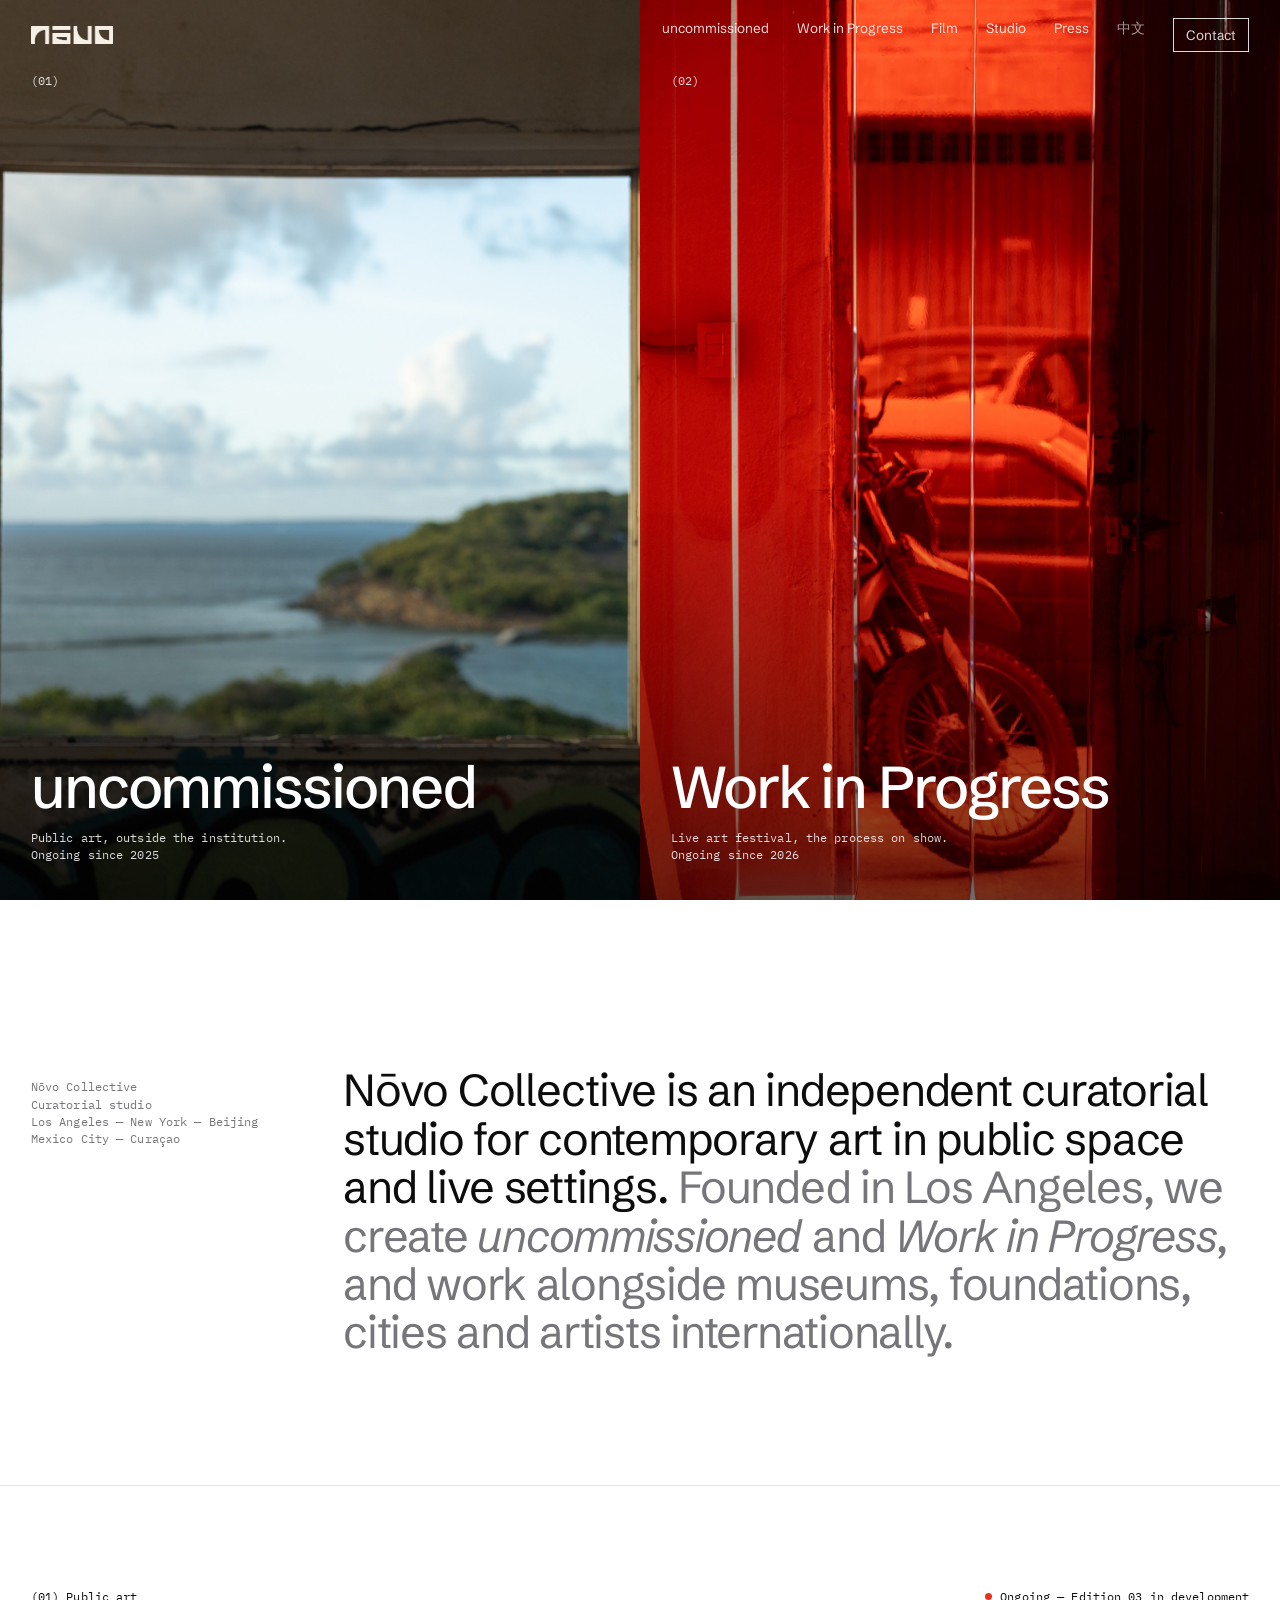
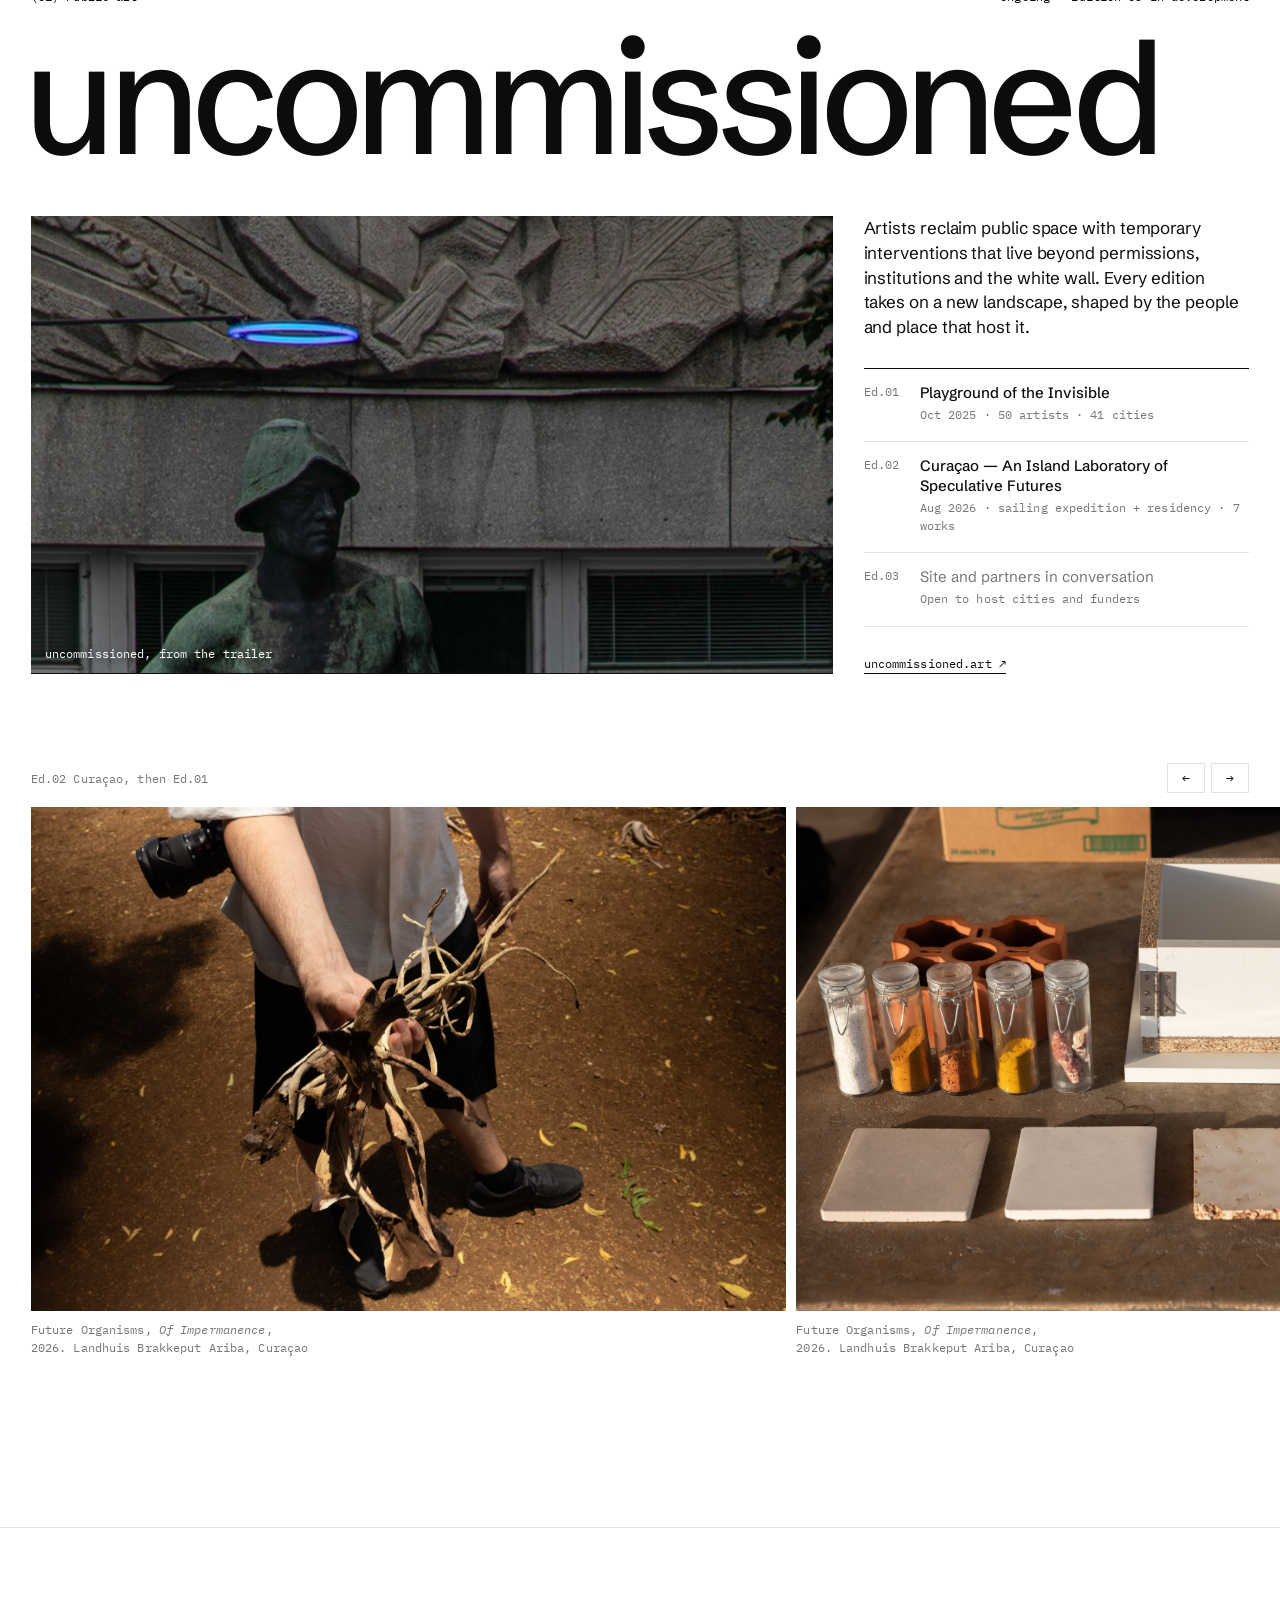
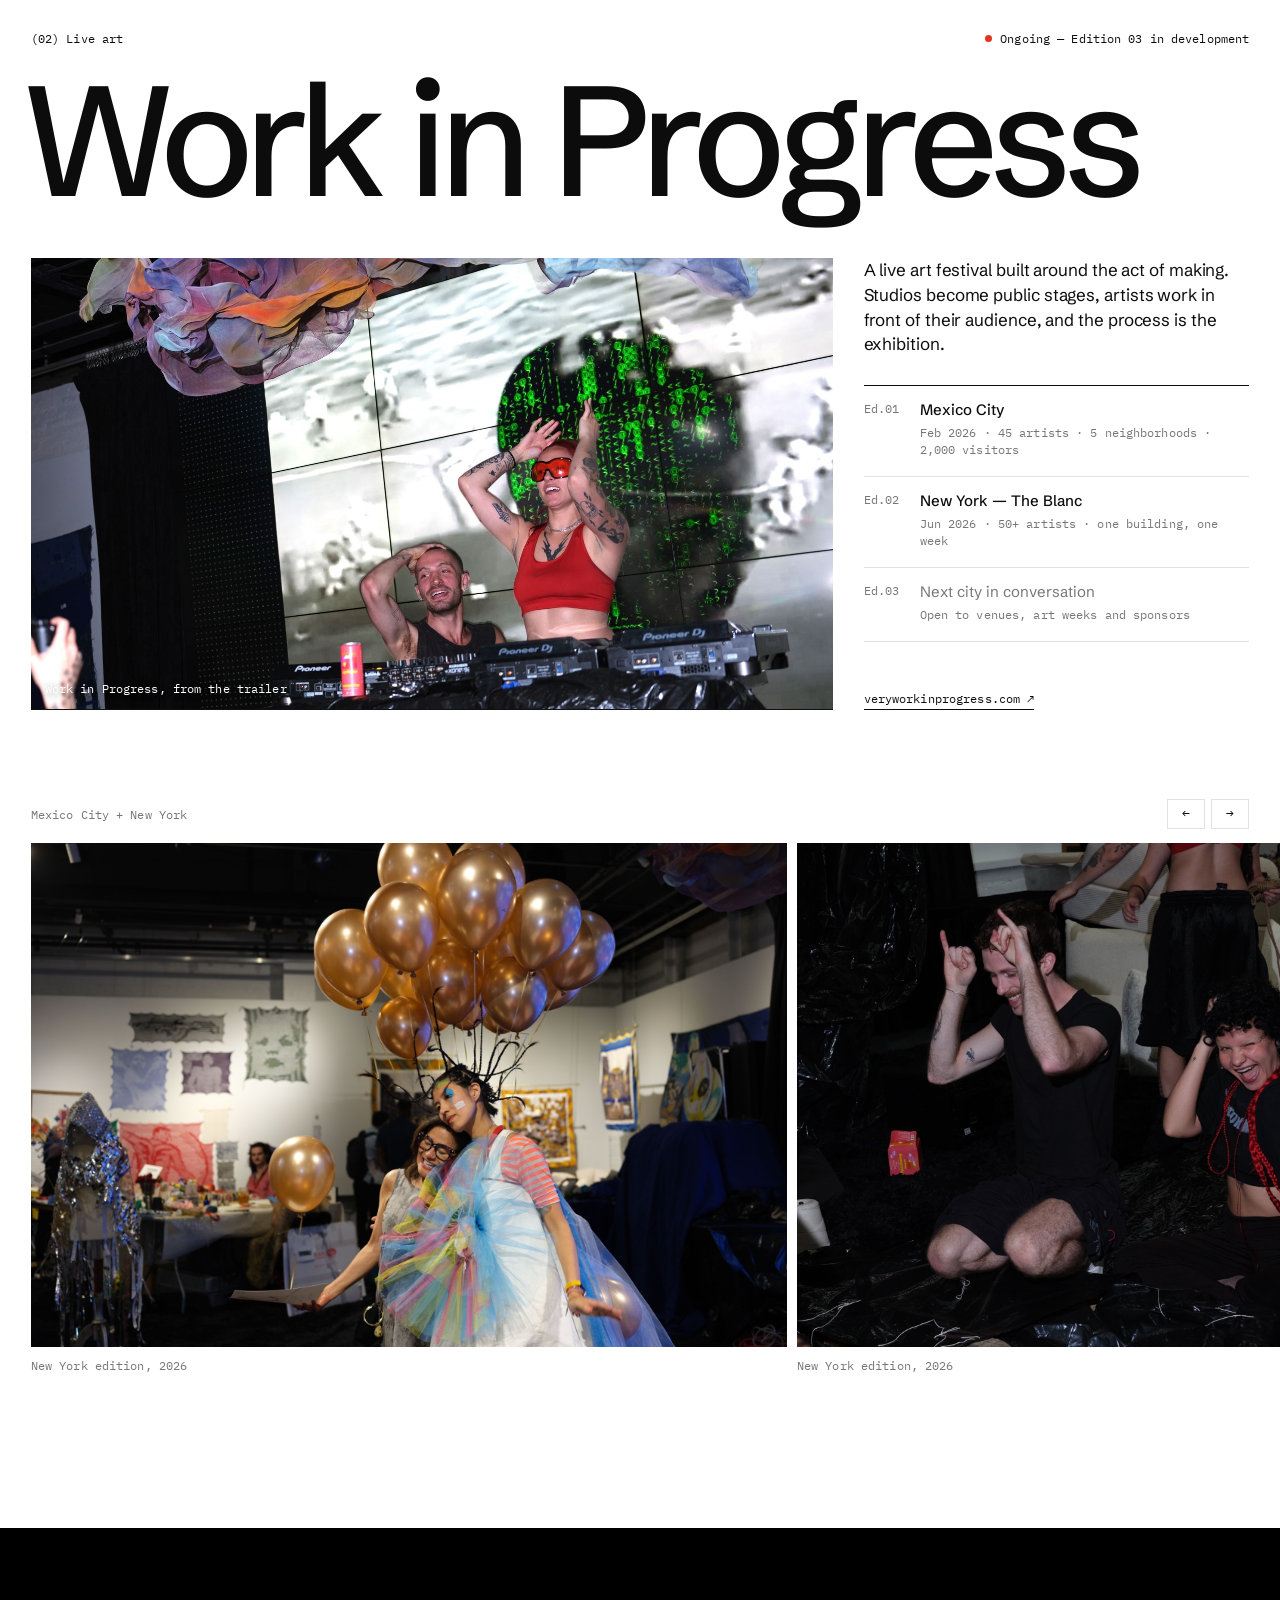
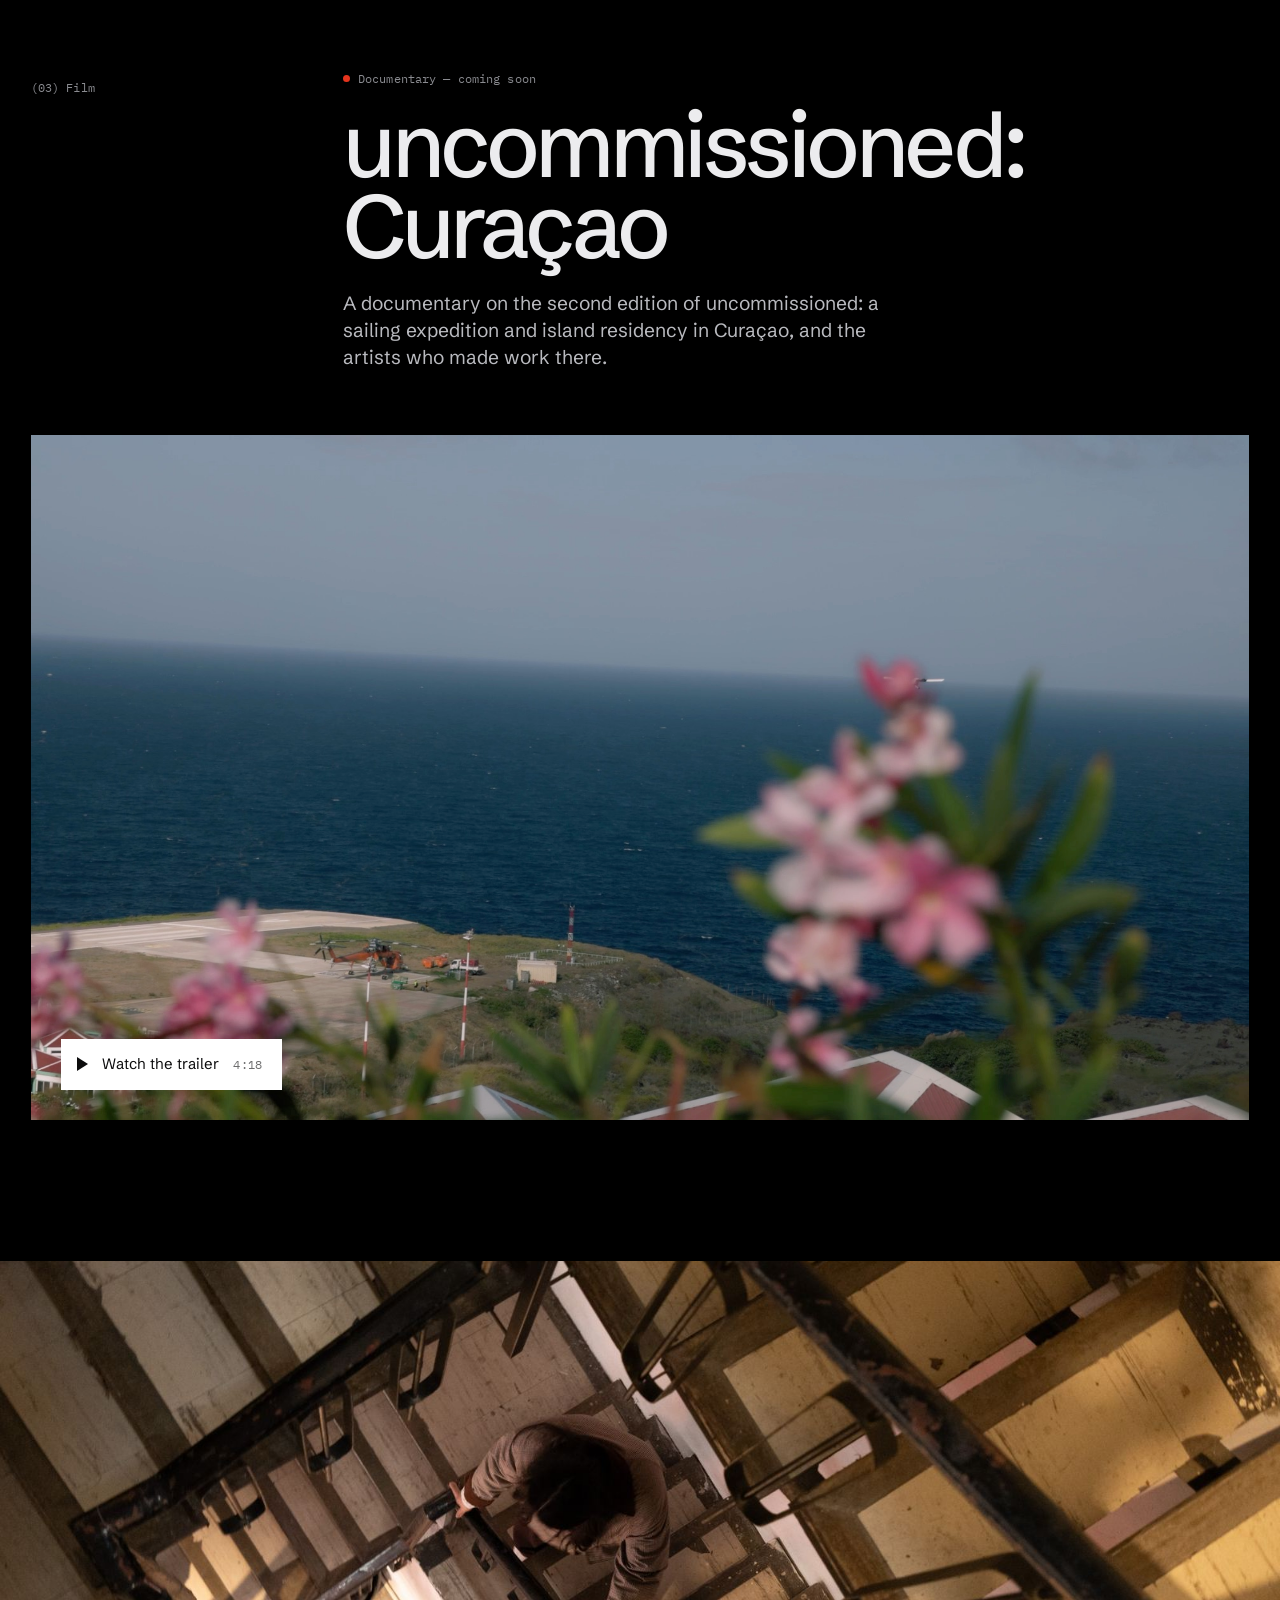
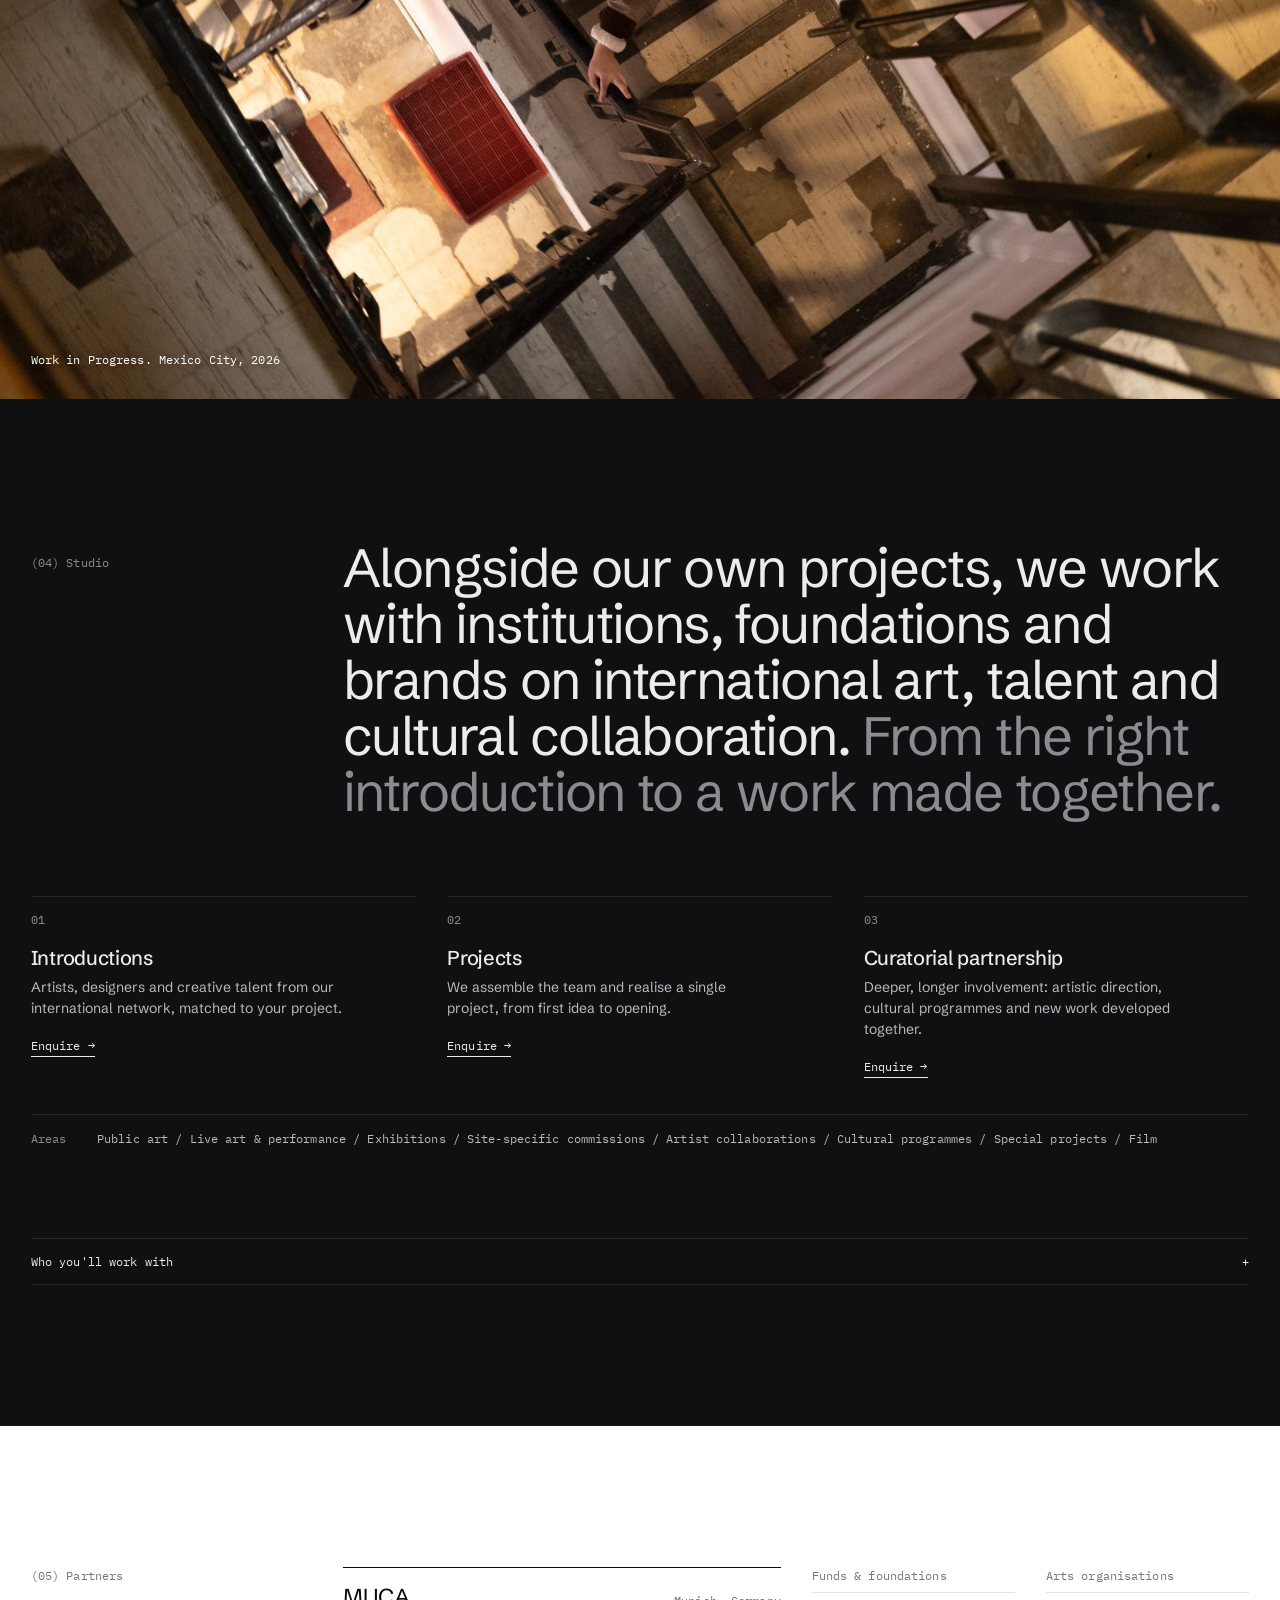
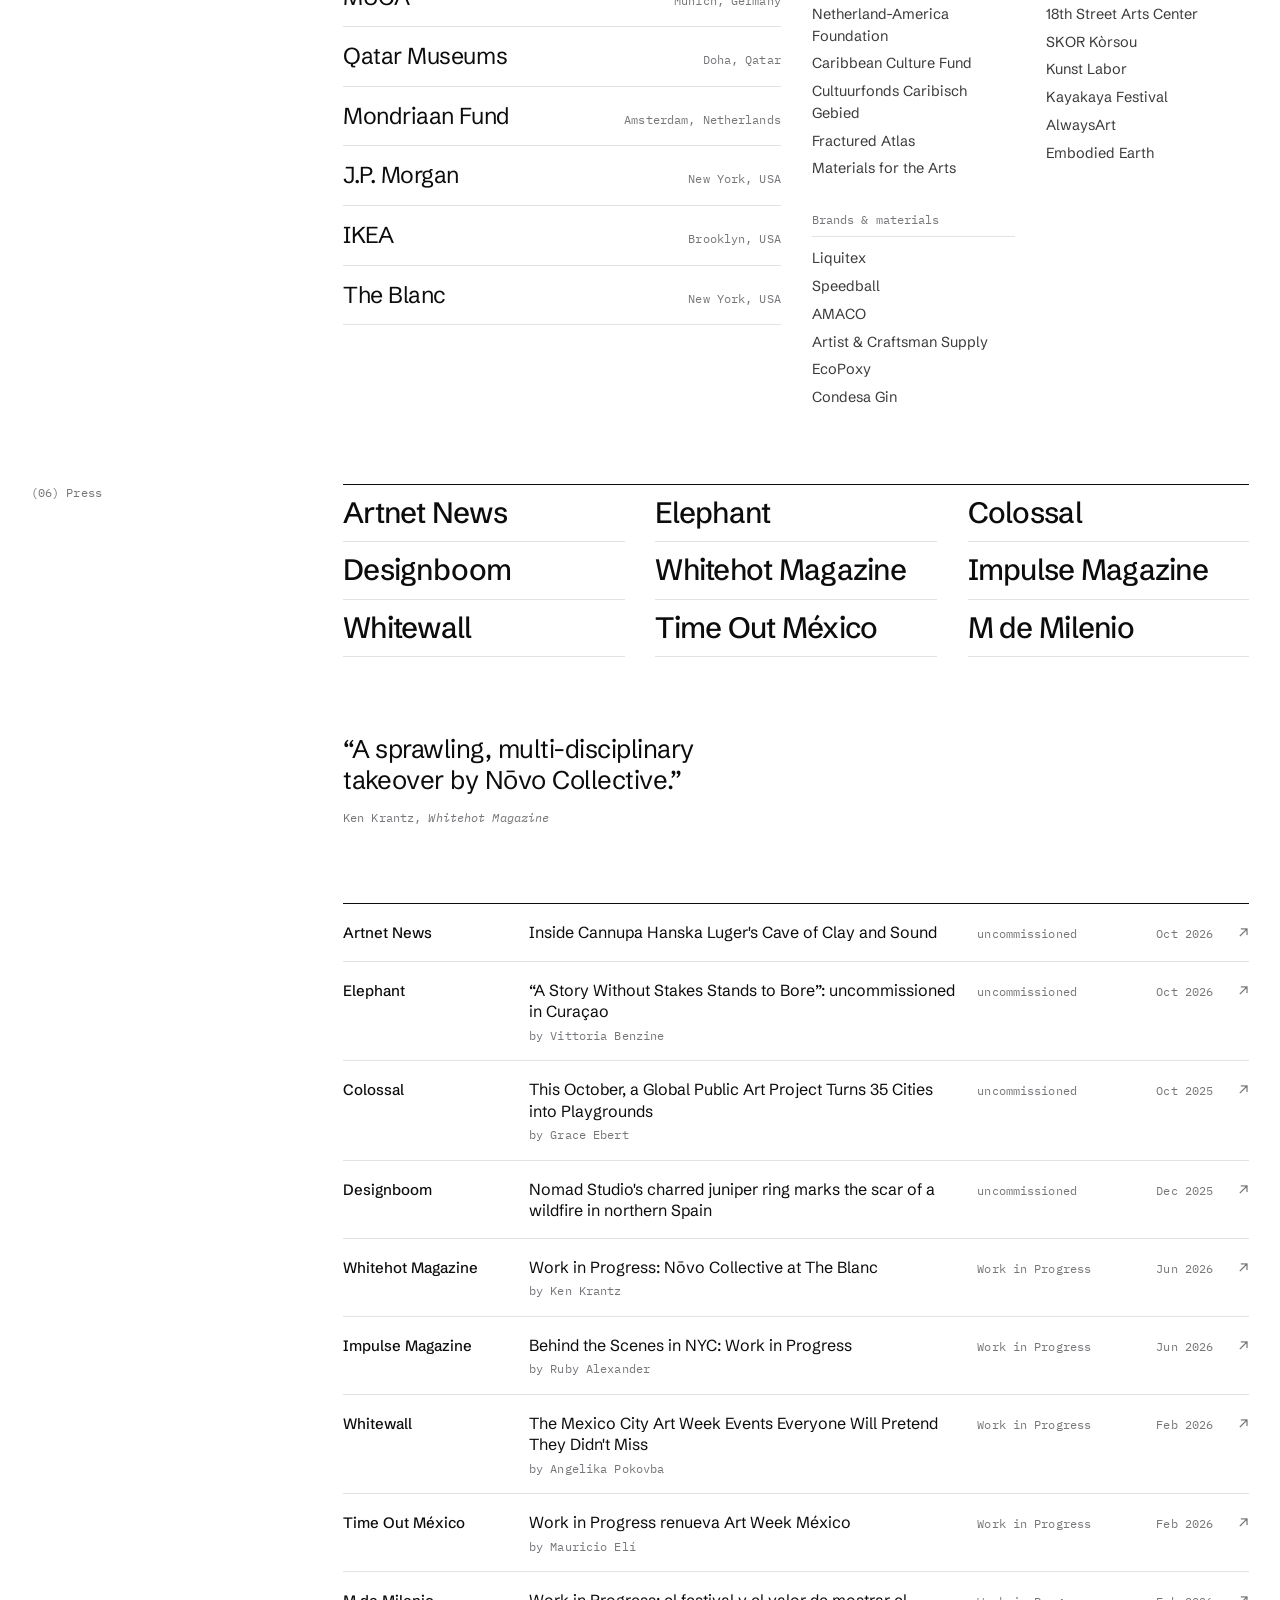
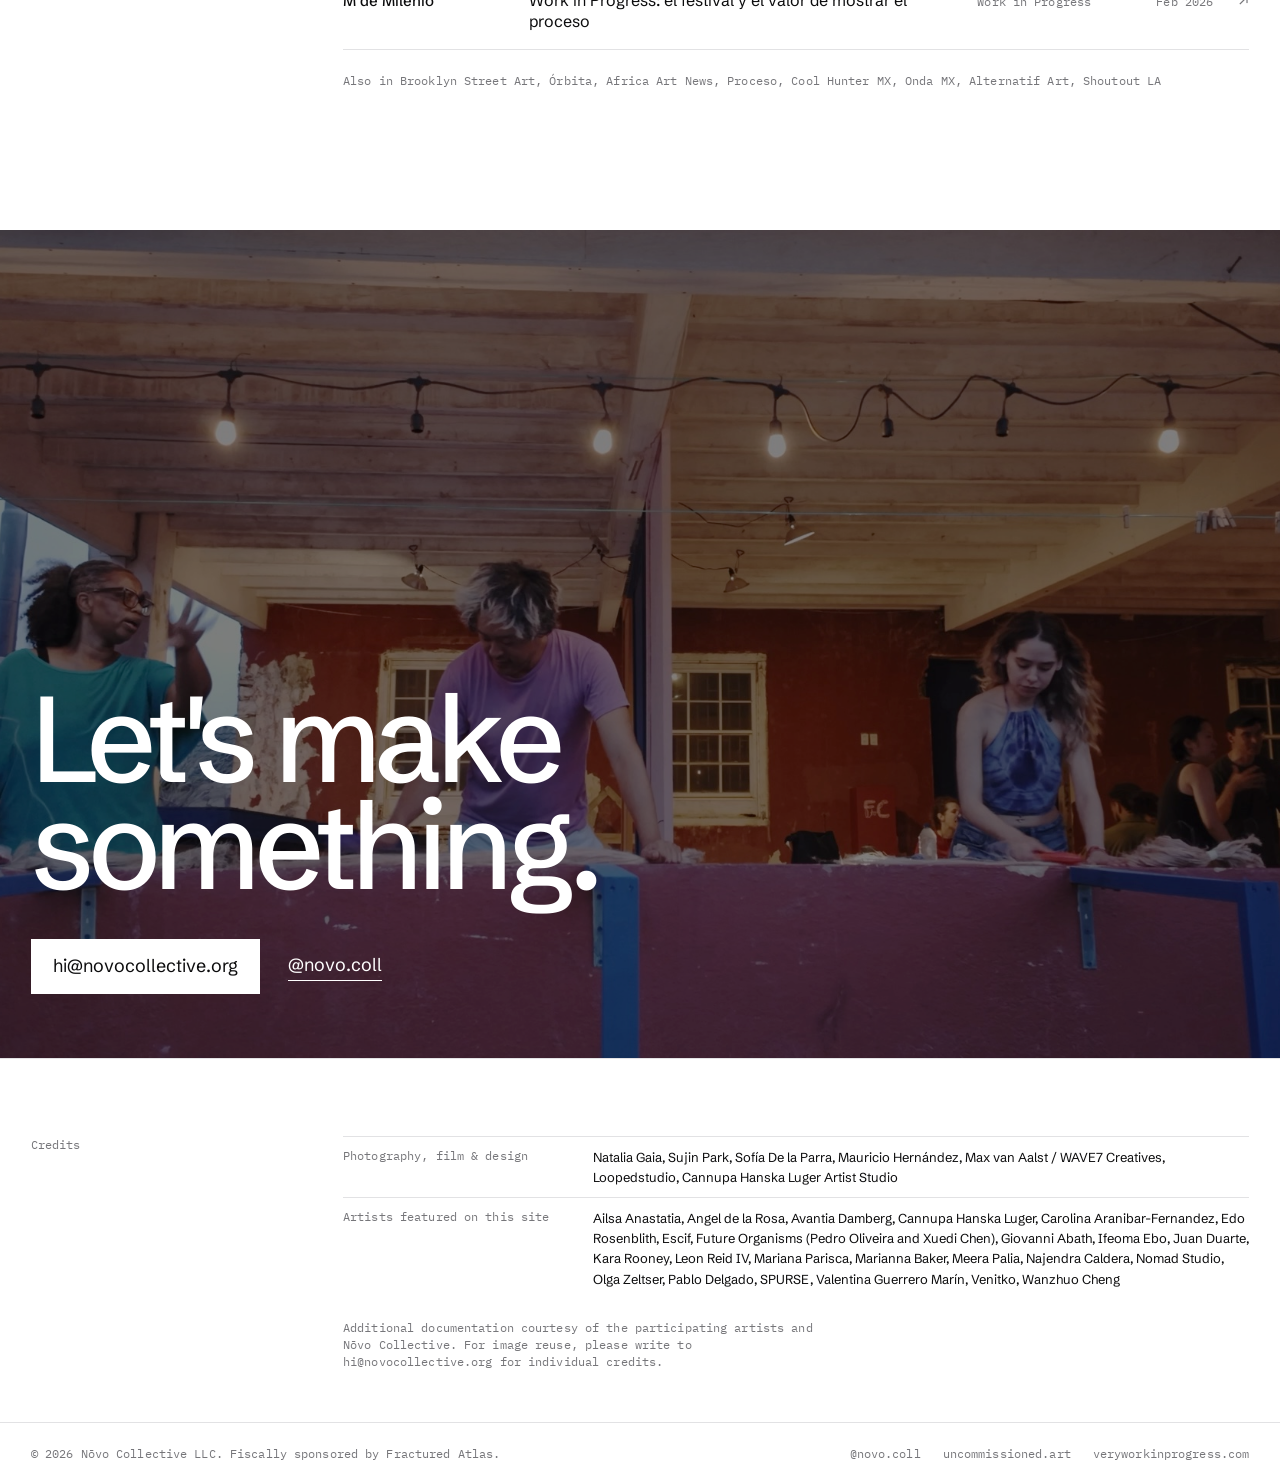
<file: index.html>
<!doctype html>
<html lang="en">
<head>
<meta charset="utf-8">
<meta name="viewport" content="width=device-width, initial-scale=1">
<title>Nōvo Collective</title>
<meta name="description" content="Nōvo Collective is an independent curatorial studio working with contemporary art in public space and live settings. Creators of uncommissioned and Work in Progress.">
<meta property="og:title" content="Nōvo Collective">
<meta property="og:description" content="Independent curatorial studio. Creators of uncommissioned and Work in Progress.">
<meta property="og:image" content="https://novocollective.org/img/uc/curacao-window.jpg">
<meta property="og:url" content="https://novocollective.org/">
<link rel="canonical" href="https://novocollective.org/">
<link rel="alternate" hreflang="en" href="https://novocollective.org/">
<link rel="alternate" hreflang="zh-Hans" href="https://novocollective.org/zh/">
<meta name="twitter:card" content="summary_large_image">
<link rel="icon" type="image/png" href="img/brand/favicon-64.png">
<link rel="apple-touch-icon" href="img/brand/apple-touch-icon.png">
<link rel="preconnect" href="https://fonts.googleapis.com">
<link rel="preconnect" href="https://fonts.gstatic.com" crossorigin>
<link href="https://fonts.googleapis.com/css2?family=IBM+Plex+Mono:wght@400&family=Schibsted+Grotesk:ital,wght@0,400;0,500;1,400&display=swap" rel="stylesheet">
<link rel="stylesheet" href="style.css">
</head>
<body>

<header class="top">
  <a class="logo" href="#top" aria-label="Nōvo Collective, back to top"><img src="img/brand/novo-white.png" alt="Nōvo Collective"></a>
  <nav>
    <a href="#uncommissioned">uncommissioned</a>
    <a href="#wip">Work in Progress</a>
    <a href="#film">Film</a>
    <a href="#studio">Studio</a>
    <a href="#record">Press</a>
    <a class="lang" href="zh/" hreflang="zh-Hans" lang="zh-Hans">中文</a>
    <a class="cta" href="#contact">Contact</a>
  </nav>
</header>

<main id="top">

  <!-- Two pillars, side by side -->
  <section class="hero" aria-label="Our two projects">
    <a class="panel" href="#uncommissioned">
      <img src="img/uc/curacao-window.jpg" width="2400" height="1600" alt="A window in a ruined building framing the sea, Curaçao" fetchpriority="high">
      <span class="idx mono">(01)</span>
      <div class="panel-txt">
        <h2>uncommissioned</h2>
        <span class="mono">Public art, outside the institution.<br>Ongoing since 2025</span>
      </div>
    </a>
    <a class="panel" href="#wip">
      <img src="img/wip/mx-entrance.jpg" width="1600" height="2400" alt="The red-lit entrance of Work in Progress, Mexico City" fetchpriority="high">
      <span class="idx mono">(02)</span>
      <div class="panel-txt">
        <h2>Work in Progress</h2>
        <span class="mono">Live art festival, the process on show.<br>Ongoing since 2026</span>
      </div>
    </a>
  </section>

  <!-- Who we are -->
  <section class="statement grid">
    <p class="side mono mute">Nōvo Collective<br>Curatorial studio<br>Los Angeles — New York — Beijing<br>Mexico City — Curaçao</p>
    <p class="lead">Nōvo Collective is an independent curatorial studio for contemporary art in public space and live settings. <em>Founded in Los Angeles, we create <i>uncommissioned</i> and <i>Work in Progress</i>, and work alongside museums, foundations, cities and artists internationally.</em></p>
  </section>

  <!-- Pillar 01 -->
  <section class="pillar" id="uncommissioned">
    <div class="grid p-head">
      <div class="no mono">
        <span>(01) Public art</span>
        <span class="status">Ongoing — Edition 03 in development</span>
      </div>
      <h2>uncommissioned</h2>
    </div>

    <div class="grid p-body">
<!-- lead:uc -->
      <figure class="lead">
        <video autoplay muted loop playsinline preload="metadata" poster="img/uc/stolen-light.jpg" aria-label="uncommissioned, excerpts from the trailer"><source src="media/uncommissioned-loop.mp4" type="video/mp4"></video>
        <figcaption class="mono">uncommissioned, from the trailer</figcaption>
      </figure>
<!-- /lead:uc -->
      <aside>
        <p>Artists reclaim public space with temporary interventions that live beyond permissions, institutions and the white wall. Every edition takes on a new landscape, shaped by the people and place that host it.</p>
        <div class="eds">
          <div class="ed"><span class="n mono">Ed.01</span><b>Playground of the Invisible</b><span class="mono mute">Oct 2025 · 50 artists · 41 cities</span></div>
          <div class="ed"><span class="n mono">Ed.02</span><b>Curaçao — An Island Laboratory of Speculative Futures</b><span class="mono mute">Aug 2026 · sailing expedition + residency · 7 works</span></div>
          <div class="ed next"><span class="n mono">Ed.03</span><b>Site and partners in conversation</b><span class="mono mute">Open to host cities and funders</span></div>
        </div>
        <a class="u mono" href="https://uncommissioned.art" target="_blank" rel="noopener">uncommissioned.art ↗</a>
      </aside>
    </div>

    <div class="strip">
      <div class="strip-bar"><span class="mono mute">Ed.02 Curaçao, then Ed.01</span><span class="btns"><button type="button" data-dir="-1" aria-label="Previous images">←</button><button type="button" data-dir="1" aria-label="Next images">→</button></span></div>
      <div class="track" tabindex="0" aria-label="uncommissioned photographs">
<!-- gallery:uc -->
        <figure><img src="img/gallery/uc/01-future-organisms-of-impermanence-2026-landhuis-brakkeput-ari.jpg" width="2000" height="1334" alt="Future Organisms, Of Impermanence, 2026. Landhuis Brakkeput Ariba, Curaçao" loading="lazy"><figcaption class="mono mute">Future Organisms, <i>Of Impermanence</i>, 2026. Landhuis Brakkeput Ariba, Curaçao</figcaption></figure>
        <figure><img src="img/gallery/uc/02-future-organisms-of-impermanence-2026-landhuis-brakkeput-ari.jpg" width="2000" height="1334" alt="Future Organisms, Of Impermanence, 2026. Landhuis Brakkeput Ariba, Curaçao" loading="lazy"><figcaption class="mono mute">Future Organisms, <i>Of Impermanence</i>, 2026. Landhuis Brakkeput Ariba, Curaçao</figcaption></figure>
        <figure><img src="img/gallery/uc/03-ailsa-anastatia-terms-and-conditions-2026-sint-jorisbaai-cur.jpg" width="2000" height="1333" alt="Ailsa Anastatia, Terms and Conditions, 2026. Sint Jorisbaai, Curaçao" loading="lazy"><figcaption class="mono mute">Ailsa Anastatia, <i>Terms and Conditions</i>, 2026. Sint Jorisbaai, Curaçao</figcaption></figure>
        <figure><img src="img/gallery/uc/04-ailsa-anastatia-terms-and-conditions-2026-sint-jorisbaai-cur.jpg" width="2000" height="1333" alt="Ailsa Anastatia, Terms and Conditions, 2026. Sint Jorisbaai, Curaçao" loading="lazy"><figcaption class="mono mute">Ailsa Anastatia, <i>Terms and Conditions</i>, 2026. Sint Jorisbaai, Curaçao</figcaption></figure>
        <figure><img src="img/gallery/uc/05-cannupa-hanska-luger-land-song-2026-kueba-di-indjan-curacao.jpg" width="1428" height="2000" alt="Cannupa Hanska Luger, Land Song, 2026. Kueba di Indjan, Curaçao" loading="lazy"><figcaption class="mono mute">Cannupa Hanska Luger, <i>Land Song</i>, 2026. Kueba di Indjan, Curaçao</figcaption></figure>
        <figure><img src="img/gallery/uc/06-cannupa-hanska-luger-land-song-2026-kueba-di-indjan-curacao.jpg" width="1428" height="2000" alt="Cannupa Hanska Luger, Land Song, 2026. Kueba di Indjan, Curaçao" loading="lazy"><figcaption class="mono mute">Cannupa Hanska Luger, <i>Land Song</i>, 2026. Kueba di Indjan, Curaçao</figcaption></figure>
        <figure><img src="img/gallery/uc/07-avantia-damberg-the-lands-hexagonised-treasures-2026-kueba-d.jpg" width="2000" height="1335" alt="Avantia Damberg, the land’s hexagonised treasures, 2026. Kueba di Indjan, Curaçao" loading="lazy"><figcaption class="mono mute">Avantia Damberg, <i>the land’s hexagonised treasures</i>, 2026. Kueba di Indjan, Curaçao</figcaption></figure>
        <figure><img src="img/gallery/uc/08-avantia-damberg-through-colourful-shades-inside-out-2026-kle.jpg" width="2000" height="1500" alt="Avantia Damberg, Through Colourful Shades - Inside Out, 2026. Klein Curaçao" loading="lazy"><figcaption class="mono mute">Avantia Damberg, <i>Through Colourful Shades - Inside Out</i>, 2026. Klein Curaçao</figcaption></figure>
        <figure><img src="img/gallery/uc/09-najendra-caldera-karga-2026-curacao.jpg" width="2000" height="1333" alt="Najendra Caldera, Karga, 2026. Curaçao" loading="lazy"><figcaption class="mono mute">Najendra Caldera, <i>Karga</i>, 2026. Curaçao</figcaption></figure>
        <figure><img src="img/gallery/uc/10-najendra-caldera-karga-2026-curacao.jpg" width="2000" height="1334" alt="Najendra Caldera, Karga, 2026. Curaçao" loading="lazy"><figcaption class="mono mute">Najendra Caldera, <i>Karga</i>, 2026. Curaçao</figcaption></figure>
        <figure><img src="img/gallery/uc/11-giovanni-abath-explaining-everything-without-saying-anything.jpg" width="2000" height="1334" alt="Giovanni Abath, Explaining Everything Without Saying Anything…, 2026. Curaçao" loading="lazy"><figcaption class="mono mute">Giovanni Abath, <i>Explaining Everything Without Saying Anything…</i>, 2026. Curaçao</figcaption></figure>
        <figure><img src="img/gallery/uc/12-carolina-aranibar-fernandez-the-reef-of-our-future-ancestors.jpg" width="1334" height="2000" alt="Carolina Aranibar-Fernandez, The Reef of our Future Ancestors, 2026. Curaçao" loading="lazy"><figcaption class="mono mute">Carolina Aranibar-Fernandez, <i>The Reef of our Future Ancestors</i>, 2026. Curaçao</figcaption></figure>
        <figure><img src="img/gallery/uc/13-carolina-aranibar-fernandez-the-reef-of-our-future-ancestors.jpg" width="1334" height="2000" alt="Carolina Aranibar-Fernandez, The Reef of our Future Ancestors, 2026. Curaçao" loading="lazy"><figcaption class="mono mute">Carolina Aranibar-Fernandez, <i>The Reef of our Future Ancestors</i>, 2026. Curaçao</figcaption></figure>
        <figure><img src="img/gallery/uc/14-carolina-aranibar-fernandez-the-reef-of-our-future-ancestors.jpg" width="2000" height="1334" alt="Carolina Aranibar-Fernandez, The Reef of our Future Ancestors, 2026. Curaçao" loading="lazy"><figcaption class="mono mute">Carolina Aranibar-Fernandez, <i>The Reef of our Future Ancestors</i>, 2026. Curaçao</figcaption></figure>
        <figure><img src="img/gallery/uc/15-carolina-aranibar-fernandez-the-reef-of-our-future-ancestors.jpg" width="2000" height="1334" alt="Carolina Aranibar-Fernandez, The Reef of our Future Ancestors, 2026. Curaçao" loading="lazy"><figcaption class="mono mute">Carolina Aranibar-Fernandez, <i>The Reef of our Future Ancestors</i>, 2026. Curaçao</figcaption></figure>
        <figure><img src="img/gallery/uc/16-angel-de-la-rosa-curacao-2026.jpg" width="1334" height="2000" alt="Angel de la Rosa. Curaçao, 2026" loading="lazy"><figcaption class="mono mute">Angel de la Rosa. Curaçao, 2026</figcaption></figure>
        <figure><img src="img/gallery/uc/17-ailsa-anastatia-curacao-2026.jpg" width="2000" height="1334" alt="Ailsa Anastatia. Curaçao, 2026" loading="lazy"><figcaption class="mono mute">Ailsa Anastatia. Curaçao, 2026</figcaption></figure>
        <figure><img src="img/gallery/uc/18-reception-kueba-di-indjan-curacao-2026.jpg" width="2000" height="1335" alt="Reception, Kueba di Indjan. Curaçao, 2026" loading="lazy"><figcaption class="mono mute">Reception, Kueba di Indjan. Curaçao, 2026</figcaption></figure>
        <figure><img src="img/gallery/uc/19-curacao-2026.jpg" width="2000" height="1335" alt="Curaçao, 2026" loading="lazy"><figcaption class="mono mute">Curaçao, 2026</figcaption></figure>
        <figure><img src="img/gallery/uc/20-curacao-2026.jpg" width="2000" height="1335" alt="Curaçao, 2026" loading="lazy"><figcaption class="mono mute">Curaçao, 2026</figcaption></figure>
        <figure><img src="img/gallery/uc/21-curacao-2026.jpg" width="2000" height="1500" alt="Curaçao, 2026" loading="lazy"><figcaption class="mono mute">Curaçao, 2026</figcaption></figure>
        <figure><img src="img/gallery/uc/22-curacao-2026.jpg" width="2000" height="900" alt="Curaçao, 2026" loading="lazy"><figcaption class="mono mute">Curaçao, 2026</figcaption></figure>
        <figure><img src="img/gallery/uc/23-curacao-2026.jpg" width="2000" height="900" alt="Curaçao, 2026" loading="lazy"><figcaption class="mono mute">Curaçao, 2026</figcaption></figure>
        <figure><img src="img/gallery/uc/24-curacao-2026.jpg" width="2000" height="900" alt="Curaçao, 2026" loading="lazy"><figcaption class="mono mute">Curaçao, 2026</figcaption></figure>
        <figure><img src="img/gallery/uc/25-curacao-2026.jpg" width="2000" height="1125" alt="Curaçao, 2026" loading="lazy"><figcaption class="mono mute">Curaçao, 2026</figcaption></figure>
        <figure><img src="img/gallery/uc/26-curacao-2026.jpg" width="2000" height="1334" alt="Curaçao, 2026" loading="lazy"><figcaption class="mono mute">Curaçao, 2026</figcaption></figure>
        <figure><img src="img/gallery/uc/27-curacao-2026.jpg" width="2000" height="1334" alt="Curaçao, 2026" loading="lazy"><figcaption class="mono mute">Curaçao, 2026</figcaption></figure>
        <figure><img src="img/gallery/uc/28-curacao-2026.jpg" width="2000" height="1334" alt="Curaçao, 2026" loading="lazy"><figcaption class="mono mute">Curaçao, 2026</figcaption></figure>
        <figure><img src="img/gallery/uc/29-curacao-2026.jpg" width="2000" height="1334" alt="Curaçao, 2026" loading="lazy"><figcaption class="mono mute">Curaçao, 2026</figcaption></figure>
        <figure><img src="img/gallery/uc/30-photo.jpg" width="1600" height="1065" alt="Photograph" loading="lazy"><figcaption class="mono mute"></figcaption></figure>
        <figure><img src="img/gallery/uc/31-cannupa-hanska-luger.jpg" width="1200" height="857" alt="Cannupa Hanska Luger" loading="lazy"><figcaption class="mono mute">Cannupa Hanska Luger</figcaption></figure>
        <figure><img src="img/gallery/uc/32-wanzhuo-cheng.jpg" width="1200" height="1221" alt="Wanzhuo Cheng" loading="lazy"><figcaption class="mono mute">Wanzhuo Cheng</figcaption></figure>
        <figure><img src="img/gallery/uc/33-nomad-studio-socarrado-castilla-y-leon.jpg" width="800" height="450" alt="Nomad Studio, Socarrado. Castilla y León" loading="lazy"><figcaption class="mono mute">Nomad Studio, <i>Socarrado</i>. Castilla y León</figcaption></figure>
        <figure><img src="img/gallery/uc/34-valentina-guerrero-marin.jpg" width="1200" height="1600" alt="Valentina Guerrero Marín" loading="lazy"><figcaption class="mono mute">Valentina Guerrero Marín</figcaption></figure>
        <figure><img src="img/gallery/uc/35-kara-rooney.jpg" width="1200" height="800" alt="Kara Rooney" loading="lazy"><figcaption class="mono mute">Kara Rooney</figcaption></figure>
        <figure><img src="img/gallery/uc/36-spurse-et-al-carbon-harvest-new-paltz.jpg" width="800" height="600" alt="SPURSE et al., Carbon Harvest. New Paltz" loading="lazy"><figcaption class="mono mute">SPURSE et al., <i>Carbon Harvest</i>. New Paltz</figcaption></figure>
        <figure><img src="img/gallery/uc/37-escif.jpg" width="900" height="978" alt="Escif" loading="lazy"><figcaption class="mono mute">Escif</figcaption></figure>
        <figure><img src="img/gallery/uc/38-leon-reid-iv.jpg" width="1200" height="900" alt="Leon Reid IV" loading="lazy"><figcaption class="mono mute">Leon Reid IV</figcaption></figure>
<!-- /gallery:uc -->
      </div>
    </div>
  </section>

  <!-- Pillar 02 -->
  <section class="pillar" id="wip" style="margin-top:clamp(96px,12vw,170px)">
    <div class="grid p-head">
      <div class="no mono">
        <span>(02) Live art</span>
        <span class="status">Ongoing — Edition 03 in development</span>
      </div>
      <h2>Work in Progress</h2>
    </div>

    <div class="grid p-body">
<!-- lead:wip -->
      <figure class="lead">
        <video autoplay muted loop playsinline preload="metadata" poster="img/wip/verbal-animal.jpg" aria-label="Work in Progress, excerpts from the trailer"><source src="media/work-in-progress-loop.mp4" type="video/mp4"></video>
        <figcaption class="mono">Work in Progress, from the trailer</figcaption>
      </figure>
<!-- /lead:wip -->
      <aside>
        <p>A live art festival built around the act of making. Studios become public stages, artists work in front of their audience, and the process is the exhibition.</p>
        <div class="eds">
          <div class="ed"><span class="n mono">Ed.01</span><b>Mexico City</b><span class="mono mute">Feb 2026 · 45 artists · 5 neighborhoods · 2,000 visitors</span></div>
          <div class="ed"><span class="n mono">Ed.02</span><b>New York — The Blanc</b><span class="mono mute">Jun 2026 · 50+ artists · one building, one week</span></div>
          <div class="ed next"><span class="n mono">Ed.03</span><b>Next city in conversation</b><span class="mono mute">Open to venues, art weeks and sponsors</span></div>
        </div>
        <a class="u mono" href="https://veryworkinprogress.com" target="_blank" rel="noopener">veryworkinprogress.com ↗</a>
      </aside>
    </div>

    <div class="strip">
      <div class="strip-bar"><span class="mono mute">Mexico City + New York</span><span class="btns"><button type="button" data-dir="-1" aria-label="Previous images">←</button><button type="button" data-dir="1" aria-label="Next images">→</button></span></div>
      <div class="track" tabindex="0" aria-label="Work in Progress photographs">
<!-- gallery:wip -->
        <figure><img src="img/gallery/wip/01-new-york-edition-2026.jpg" width="2000" height="1333" alt="New York edition, 2026" loading="lazy"><figcaption class="mono mute">New York edition, 2026</figcaption></figure>
        <figure><img src="img/gallery/wip/02-new-york-edition-2026.jpg" width="2000" height="1489" alt="New York edition, 2026" loading="lazy"><figcaption class="mono mute">New York edition, 2026</figcaption></figure>
        <figure><img src="img/gallery/wip/03-new-york-edition-2026.jpg" width="2000" height="1333" alt="New York edition, 2026" loading="lazy"><figcaption class="mono mute">New York edition, 2026</figcaption></figure>
        <figure><img src="img/gallery/wip/04-new-york-edition-2026.jpg" width="2000" height="1333" alt="New York edition, 2026" loading="lazy"><figcaption class="mono mute">New York edition, 2026</figcaption></figure>
        <figure><img src="img/gallery/wip/05-new-york-edition-2026.jpg" width="2000" height="1506" alt="New York edition, 2026" loading="lazy"><figcaption class="mono mute">New York edition, 2026</figcaption></figure>
        <figure><img src="img/gallery/wip/06-new-york-edition-2026.jpg" width="2000" height="1333" alt="New York edition, 2026" loading="lazy"><figcaption class="mono mute">New York edition, 2026</figcaption></figure>
        <figure><img src="img/gallery/wip/07-new-york-edition-2026.jpg" width="2000" height="1333" alt="New York edition, 2026" loading="lazy"><figcaption class="mono mute">New York edition, 2026</figcaption></figure>
        <figure><img src="img/gallery/wip/08-new-york-edition-2026.jpg" width="2000" height="1333" alt="New York edition, 2026" loading="lazy"><figcaption class="mono mute">New York edition, 2026</figcaption></figure>
        <figure><img src="img/gallery/wip/09-new-york-edition-2026.jpg" width="2000" height="1333" alt="New York edition, 2026" loading="lazy"><figcaption class="mono mute">New York edition, 2026</figcaption></figure>
        <figure><img src="img/gallery/wip/10-new-york-edition-2026.jpg" width="2000" height="1333" alt="New York edition, 2026" loading="lazy"><figcaption class="mono mute">New York edition, 2026</figcaption></figure>
        <figure><img src="img/gallery/wip/11-new-york-edition-2026.jpg" width="2000" height="1333" alt="New York edition, 2026" loading="lazy"><figcaption class="mono mute">New York edition, 2026</figcaption></figure>
        <figure><img src="img/gallery/wip/12-new-york-edition-2026.jpg" width="2000" height="1333" alt="New York edition, 2026" loading="lazy"><figcaption class="mono mute">New York edition, 2026</figcaption></figure>
        <figure><img src="img/gallery/wip/13-new-york-edition-2026.jpg" width="2000" height="1333" alt="New York edition, 2026" loading="lazy"><figcaption class="mono mute">New York edition, 2026</figcaption></figure>
        <figure><img src="img/gallery/wip/14-new-york-edition-2026.jpg" width="2000" height="1333" alt="New York edition, 2026" loading="lazy"><figcaption class="mono mute">New York edition, 2026</figcaption></figure>
        <figure><img src="img/gallery/wip/15-new-york-edition-2026.jpg" width="2000" height="1333" alt="New York edition, 2026" loading="lazy"><figcaption class="mono mute">New York edition, 2026</figcaption></figure>
        <figure><img src="img/gallery/wip/16-new-york-edition-2026.jpg" width="2000" height="1333" alt="New York edition, 2026" loading="lazy"><figcaption class="mono mute">New York edition, 2026</figcaption></figure>
        <figure><img src="img/gallery/wip/17-new-york-edition-2026.jpg" width="2000" height="1333" alt="New York edition, 2026" loading="lazy"><figcaption class="mono mute">New York edition, 2026</figcaption></figure>
        <figure><img src="img/gallery/wip/18-new-york-edition-2026.jpg" width="1600" height="1066" alt="New York edition, 2026" loading="lazy"><figcaption class="mono mute">New York edition, 2026</figcaption></figure>
        <figure><img src="img/gallery/wip/19-new-york-edition-2026.jpg" width="1600" height="1066" alt="New York edition, 2026" loading="lazy"><figcaption class="mono mute">New York edition, 2026</figcaption></figure>
        <figure><img src="img/gallery/wip/20-new-york-edition-2026.jpg" width="1600" height="1066" alt="New York edition, 2026" loading="lazy"><figcaption class="mono mute">New York edition, 2026</figcaption></figure>
        <figure><img src="img/gallery/wip/21-new-york-edition-2026.jpg" width="1600" height="1066" alt="New York edition, 2026" loading="lazy"><figcaption class="mono mute">New York edition, 2026</figcaption></figure>
        <figure><img src="img/gallery/wip/22-mexico-city-edition-2026.jpg" width="800" height="533" alt="Mexico City edition, 2026" loading="lazy"><figcaption class="mono mute">Mexico City edition, 2026</figcaption></figure>
        <figure><img src="img/gallery/wip/23-mexico-city-edition-2026.jpg" width="1600" height="1066" alt="Mexico City edition, 2026" loading="lazy"><figcaption class="mono mute">Mexico City edition, 2026</figcaption></figure>
        <figure><img src="img/gallery/wip/24-mexico-city-edition-2026.jpg" width="1600" height="1066" alt="Mexico City edition, 2026" loading="lazy"><figcaption class="mono mute">Mexico City edition, 2026</figcaption></figure>
        <figure><img src="img/gallery/wip/25-mexico-city-edition-2026.jpg" width="1600" height="1066" alt="Mexico City edition, 2026" loading="lazy"><figcaption class="mono mute">Mexico City edition, 2026</figcaption></figure>
        <figure><img src="img/gallery/wip/26-mexico-city-edition-2026.jpg" width="1600" height="1066" alt="Mexico City edition, 2026" loading="lazy"><figcaption class="mono mute">Mexico City edition, 2026</figcaption></figure>
        <figure><img src="img/gallery/wip/27-mexico-city-edition-2026.jpg" width="1600" height="1066" alt="Mexico City edition, 2026" loading="lazy"><figcaption class="mono mute">Mexico City edition, 2026</figcaption></figure>
        <figure><img src="img/gallery/wip/28-mexico-city-edition-2026.jpg" width="1600" height="1066" alt="Mexico City edition, 2026" loading="lazy"><figcaption class="mono mute">Mexico City edition, 2026</figcaption></figure>
<!-- /gallery:wip -->
      </div>
    </div>
  </section>

<!-- film -->
  <section class="film" id="film">
    <div class="grid f-head">
      <p class="no mono">(03) Film</p>
      <div class="f-title">
        <p class="mono f-status"><span class="status">Documentary — coming soon</span></p>
        <h2>uncommissioned: Curaçao</h2>
        <p class="f-lede">A documentary on the second edition of uncommissioned: a sailing expedition and island residency in Curaçao, and the artists who made work there.</p>
      </div>
    </div>
    <figure class="player">
      <video preload="none" playsinline poster="img/film/curacao-documentary.jpg" aria-label="uncommissioned: Curaçao, documentary trailer"><source src="media/curacao-documentary-trailer.mp4" type="video/mp4"></video>
      <button class="play" type="button"><span class="tri" aria-hidden="true"></span><span>Watch the trailer</span><span class="mono">4:18</span></button>
    </figure>
  </section>
<!-- /film -->

  <figure class="bleed">
    <img src="img/wip/mx-stairwell.jpg" width="1600" height="1066" alt="Looking down a spiral stairwell during Work in Progress, Mexico City" loading="lazy">
    <figcaption class="mono">Work in Progress. Mexico City, 2026</figcaption>
  </figure>

  <!-- Studio / work with us -->
  <section class="work" id="studio">
    <div class="grid w-head">
      <p class="no mono mute">(04) Studio</p>
      <h2>Alongside our own projects, we work with institutions, foundations and brands on international art, talent and cultural collaboration. <span>From the right introduction to a work made together.</span></h2>
    </div>

    <div class="grid offers">
      <article class="offer">
        <div class="row mono mute"><span>01</span></div>
        <h3>Introductions</h3>
        <p>Artists, designers and creative talent from our international network, matched to your project.</p>
        <a class="go u mono" href="mailto:hi@novocollective.org?subject=Introductions">Enquire →</a>
      </article>
      <article class="offer">
        <div class="row mono mute"><span>02</span></div>
        <h3>Projects</h3>
        <p>We assemble the team and realise a single project, from first idea to opening.</p>
        <a class="go u mono" href="mailto:hi@novocollective.org?subject=Projects">Enquire →</a>
      </article>
      <article class="offer">
        <div class="row mono mute"><span>03</span></div>
        <h3>Curatorial partnership</h3>
        <p>Deeper, longer involvement: artistic direction, cultural programmes and new work developed together.</p>
        <a class="go u mono" href="mailto:hi@novocollective.org?subject=Curatorial%20partnership">Enquire →</a>
      </article>
      <p class="caps mono"><span class="mute">Areas</span><span>Public art / Live art &amp; performance / Exhibitions / Site-specific commissions / Artist collaborations / Cultural programmes / Special projects / Film</span></p>
    </div>

    <div class="grid">
      <details class="team">
        <summary class="mono"><span>Who you'll work with</span><span class="plus" aria-hidden="true">+</span></summary>
        <div class="people">
          <div class="person">
            <p class="name">Chuman Zhang</p>
            <p class="mono mute">Co-founder · Strategy &amp; Production</p>
            <p>Translates creative concepts into actionable frameworks, and makes sure every project happens smoothly, on time and on budget.</p>
          </div>
          <div class="person">
            <p class="name">Jerry Guo</p>
            <p class="mono mute">Co-founder · Creative Direction &amp; Network</p>
            <p>Bridges independent art and commercial projects. Curates Nōvo's global talent network and oversees the final creative output.</p>
          </div>
        </div>
        <div class="network">
          <p class="mono"><span class="status">Nōvo Network — coming soon</span></p>
          <p>A vetted network of artists, designers and producers, each verified through real projects.</p>
        </div>
      </details>
    </div>
  </section>

  <!-- Partners + press -->
  <section class="record grid" id="record">
    <p class="no mono mute">(05) Partners</p>
    <div class="partners">
      <ul class="big-list">
        <li>MUCA <span class="mono mute">Munich, Germany</span></li>
        <li>Qatar Museums <span class="mono mute">Doha, Qatar</span></li>
        <li>Mondriaan Fund <span class="mono mute">Amsterdam, Netherlands</span></li>
        <li>J.P. Morgan <span class="mono mute">New York, USA</span></li>
        <li>IKEA <span class="mono mute">Brooklyn, USA</span></li>
        <li>The Blanc <span class="mono mute">New York, USA</span></li>
      </ul>
      <div class="groups">
        <div>
          <p class="mono mute">Funds &amp; foundations</p>
          <ul>
            <li>Netherland-America Foundation</li>
            <li>Caribbean Culture Fund</li>
            <li>Cultuurfonds Caribisch Gebied</li>
            <li>Fractured Atlas</li>
            <li>Materials for the Arts</li>
          </ul>
        </div>
        <div>
          <p class="mono mute">Arts organisations</p>
          <ul>
            <li>18th Street Arts Center</li>
            <li>SKOR Kòrsou</li>
            <li>Kunst Labor</li>
            <li>Kayakaya Festival</li>
            <li>AlwaysArt</li>
            <li>Embodied Earth</li>
          </ul>
        </div>
        <div>
          <p class="mono mute">Brands &amp; materials</p>
          <ul>
            <li>Liquitex</li>
            <li>Speedball</li>
            <li>AMACO</li>
            <li>Artist &amp; Craftsman Supply</li>
            <li>EcoPoxy</li>
            <li>Condesa Gin</li>
          </ul>
        </div>
      </div>
    </div>

    <p class="no mono mute">(06) Press</p>
    <div class="press">
<!-- press -->
      <ul class="outlets" aria-label="Featured in"><li>Artnet News</li><li>Elephant</li><li>Colossal</li><li>Designboom</li><li>Whitehot Magazine</li><li>Impulse Magazine</li><li>Whitewall</li><li>Time Out México</li><li>M de Milenio</li></ul>
      <div class="quotes">
        <blockquote><p>“A sprawling, multi-disciplinary takeover by Nōvo Collective.”</p><cite class="mono mute">Ken Krantz, <i>Whitehot Magazine</i></cite></blockquote>
      </div>
      <ul class="press-list">
        <li><a href="https://news.artnet.com/art-world/cannupa-hanska-luger-curacao-uncommissioned-2818058" target="_blank" rel="noopener"><span class="o">Artnet News</span><span class="t">Inside Cannupa Hanska Luger&#x27;s Cave of Clay and Sound</span><span class="p mono mute">uncommissioned</span><span class="d mono mute">Oct 2026</span><span class="ar" aria-hidden="true">↗</span></a></li>
        <li><a href="https://elephant.art/a-story-without-stakes-stands-to-bore-uncommissioned-in-curacao/" target="_blank" rel="noopener"><span class="o">Elephant</span><span class="t">“A Story Without Stakes Stands to Bore”: uncommissioned in Curaçao<span class="by mono mute">by Vittoria Benzine</span></span><span class="p mono mute">uncommissioned</span><span class="d mono mute">Oct 2026</span><span class="ar" aria-hidden="true">↗</span></a></li>
        <li><a href="https://www.thisiscolossal.com/2025/10/novo-collective-uncommissioned/" target="_blank" rel="noopener"><span class="o">Colossal</span><span class="t">This October, a Global Public Art Project Turns 35 Cities into Playgrounds<span class="by mono mute">by Grace Ebert</span></span><span class="p mono mute">uncommissioned</span><span class="d mono mute">Oct 2025</span><span class="ar" aria-hidden="true">↗</span></a></li>
        <li><a href="https://www.designboom.com/architecture/nomad-studio-charred-juniper-ring-scar-wildfire-northern-spain-12-29-2025/" target="_blank" rel="noopener"><span class="o">Designboom</span><span class="t">Nomad Studio&#x27;s charred juniper ring marks the scar of a wildfire in northern Spain</span><span class="p mono mute">uncommissioned</span><span class="d mono mute">Dec 2025</span><span class="ar" aria-hidden="true">↗</span></a></li>
        <li><a href="https://whitehotmagazine.com/articles/n-vo-collective-at-blanc/7892" target="_blank" rel="noopener"><span class="o">Whitehot Magazine</span><span class="t">Work in Progress: Nōvo Collective at The Blanc<span class="by mono mute">by Ken Krantz</span></span><span class="p mono mute">Work in Progress</span><span class="d mono mute">Jun 2026</span><span class="ar" aria-hidden="true">↗</span></a></li>
        <li><a href="https://www.impulsemagazine.com/articles/behind-the-scenes-in-nyc-work-in-progress" target="_blank" rel="noopener"><span class="o">Impulse Magazine</span><span class="t">Behind the Scenes in NYC: Work in Progress<span class="by mono mute">by Ruby Alexander</span></span><span class="p mono mute">Work in Progress</span><span class="d mono mute">Jun 2026</span><span class="ar" aria-hidden="true">↗</span></a></li>
        <li><a href="https://whitewall.art/lifestyle/mexico-city-art-week-2026-events-highlight/" target="_blank" rel="noopener"><span class="o">Whitewall</span><span class="t">The Mexico City Art Week Events Everyone Will Pretend They Didn&#x27;t Miss<span class="by mono mute">by Angelika Pokovba</span></span><span class="p mono mute">Work in Progress</span><span class="d mono mute">Feb 2026</span><span class="ar" aria-hidden="true">↗</span></a></li>
        <li><a href="https://www.timeoutmexico.mx/ciudad-de-mexico/arte/work-in-progress-renueva-art-week-mexico" target="_blank" rel="noopener"><span class="o">Time Out México</span><span class="t">Work in Progress renueva Art Week México<span class="by mono mute">by Mauricio Elí</span></span><span class="p mono mute">Work in Progress</span><span class="d mono mute">Feb 2026</span><span class="ar" aria-hidden="true">↗</span></a></li>
        <li><a href="https://mrevistademilenio.com/work-in-progress-festival-y-el-valor-de-mostrar-el-proceso/" target="_blank" rel="noopener"><span class="o">M de Milenio</span><span class="t">Work in Progress: el festival y el valor de mostrar el proceso</span><span class="p mono mute">Work in Progress</span><span class="d mono mute">Feb 2026</span><span class="ar" aria-hidden="true">↗</span></a></li>
      </ul>
      <p class="also mono mute">Also in Brooklyn Street Art, Órbita, Africa Art News, Proceso, Cool Hunter MX, Onda MX, Alternatif Art, Shoutout LA</p>
<!-- /press -->
    </div>
  </section>

  <!-- Contact -->
  <section class="contact" id="contact">
    <img src="img/contact.jpg" width="1920" height="1080" alt="" loading="lazy">
    <div class="grid">
      <h2>Let's make<br>something.</h2>
      <div class="reach">
        <a class="btn" href="mailto:hi@novocollective.org">hi@novocollective.org</a>
        <a class="u" href="https://instagram.com/novo.coll" target="_blank" rel="noopener">@novo.coll</a>
      </div>
    </div>
  </section>

<!-- credits -->
  <section class="credits grid" id="credits">
    <p class="no mono mute">Credits</p>
    <dl class="cr">
      <div><dt class="mono mute">Photography, film &amp; design</dt><dd>Natalia Gaia, Sujin Park, Sofía De la Parra, Mauricio Hernández, Max van Aalst / WAVE7 Creatives, Loopedstudio, Cannupa Hanska Luger Artist Studio</dd></div>
      <div><dt class="mono mute">Artists featured on this site</dt><dd>Ailsa Anastatia, Angel de la Rosa, Avantia Damberg, Cannupa Hanska Luger, Carolina Aranibar-Fernandez, Edo Rosenblith, Escif, Future Organisms (Pedro Oliveira and Xuedi Chen), Giovanni Abath, Ifeoma Ebo, Juan Duarte, Kara Rooney, Leon Reid IV, Mariana Parisca, Marianna Baker, Meera Palia, Najendra Caldera, Nomad Studio, Olga Zeltser, Pablo Delgado, SPURSE, Valentina Guerrero Marín, Venitko, Wanzhuo Cheng</dd></div>
    </dl>
    <p class="cr-note mono mute">Additional documentation courtesy of the participating artists and Nōvo Collective. For image reuse, please write to hi@novocollective.org for individual credits.</p>
  </section>
<!-- /credits -->
</main>

<footer class="mono mute">
  <span lang="en">© 2026 Nōvo Collective LLC. Fiscally sponsored by Fractured Atlas.</span>
  <nav>
    <a href="https://instagram.com/novo.coll" target="_blank" rel="noopener">@novo.coll</a>
    <a href="https://uncommissioned.art" target="_blank" rel="noopener">uncommissioned.art</a>
    <a href="https://veryworkinprogress.com" target="_blank" rel="noopener">veryworkinprogress.com</a>
  </nav>
</footer>


<script>
  // filmstrip arrows
  document.querySelectorAll('.strip').forEach(function (s) {
    var t = s.querySelector('.track');
    s.querySelectorAll('button').forEach(function (b) {
      b.addEventListener('click', function () {
        t.scrollBy({ left: Number(b.dataset.dir) * t.clientWidth * 0.8, behavior: 'smooth' });
      });
    });
  });

  // project loops: play only while on screen
  var loops = document.querySelectorAll('.lead video');
  if ('IntersectionObserver' in window) {
    var vo = new IntersectionObserver(function (es) {
      es.forEach(function (e) { e.isIntersecting ? e.target.play().catch(function () {}) : e.target.pause(); });
    }, { threshold: 0.25 });
    loops.forEach(function (v) { vo.observe(v); });
  }

  // documentary trailer: plays with sound on click
  document.querySelectorAll('.player').forEach(function (f) {
    var v = f.querySelector('video'), b = f.querySelector('.play');
    b.addEventListener('click', function () {
      v.controls = true; v.muted = false; v.play(); f.classList.add('playing');
    });
    v.addEventListener('ended', function () { f.classList.remove('playing'); v.controls = false; v.load(); });
  });
  // header: transparent over the hero, then a solid bar that matches the section beneath it;
  // hides while scrolling down, returns when scrolling up
  (function () {
    var top = document.querySelector('.top'), hero = document.querySelector('.hero');
    var darks = document.querySelectorAll('.hero, .film, .bleed, .work, .contact');
    var lastY = window.scrollY, ticking = false;
    function update() {
      ticking = false;
      var y = window.scrollY, h = top.offsetHeight, mid = h / 2;
      var past = hero.getBoundingClientRect().bottom <= h;
      var dark = false;
      darks.forEach(function (d) { var r = d.getBoundingClientRect(); if (r.top <= mid && r.bottom > mid) dark = true; });
      top.classList.toggle('solid', past);
      top.classList.toggle('dark', dark);
      if (Math.abs(y - lastY) > 6) { top.classList.toggle('away', past && y > lastY); lastY = y; }
    }
    window.addEventListener('scroll', function () { if (!ticking) { ticking = true; requestAnimationFrame(update); } }, { passive: true });
    top.addEventListener('focusin', function () { top.classList.remove('away'); });
    update();
  })();
</script>
</body>
</html>
</file>
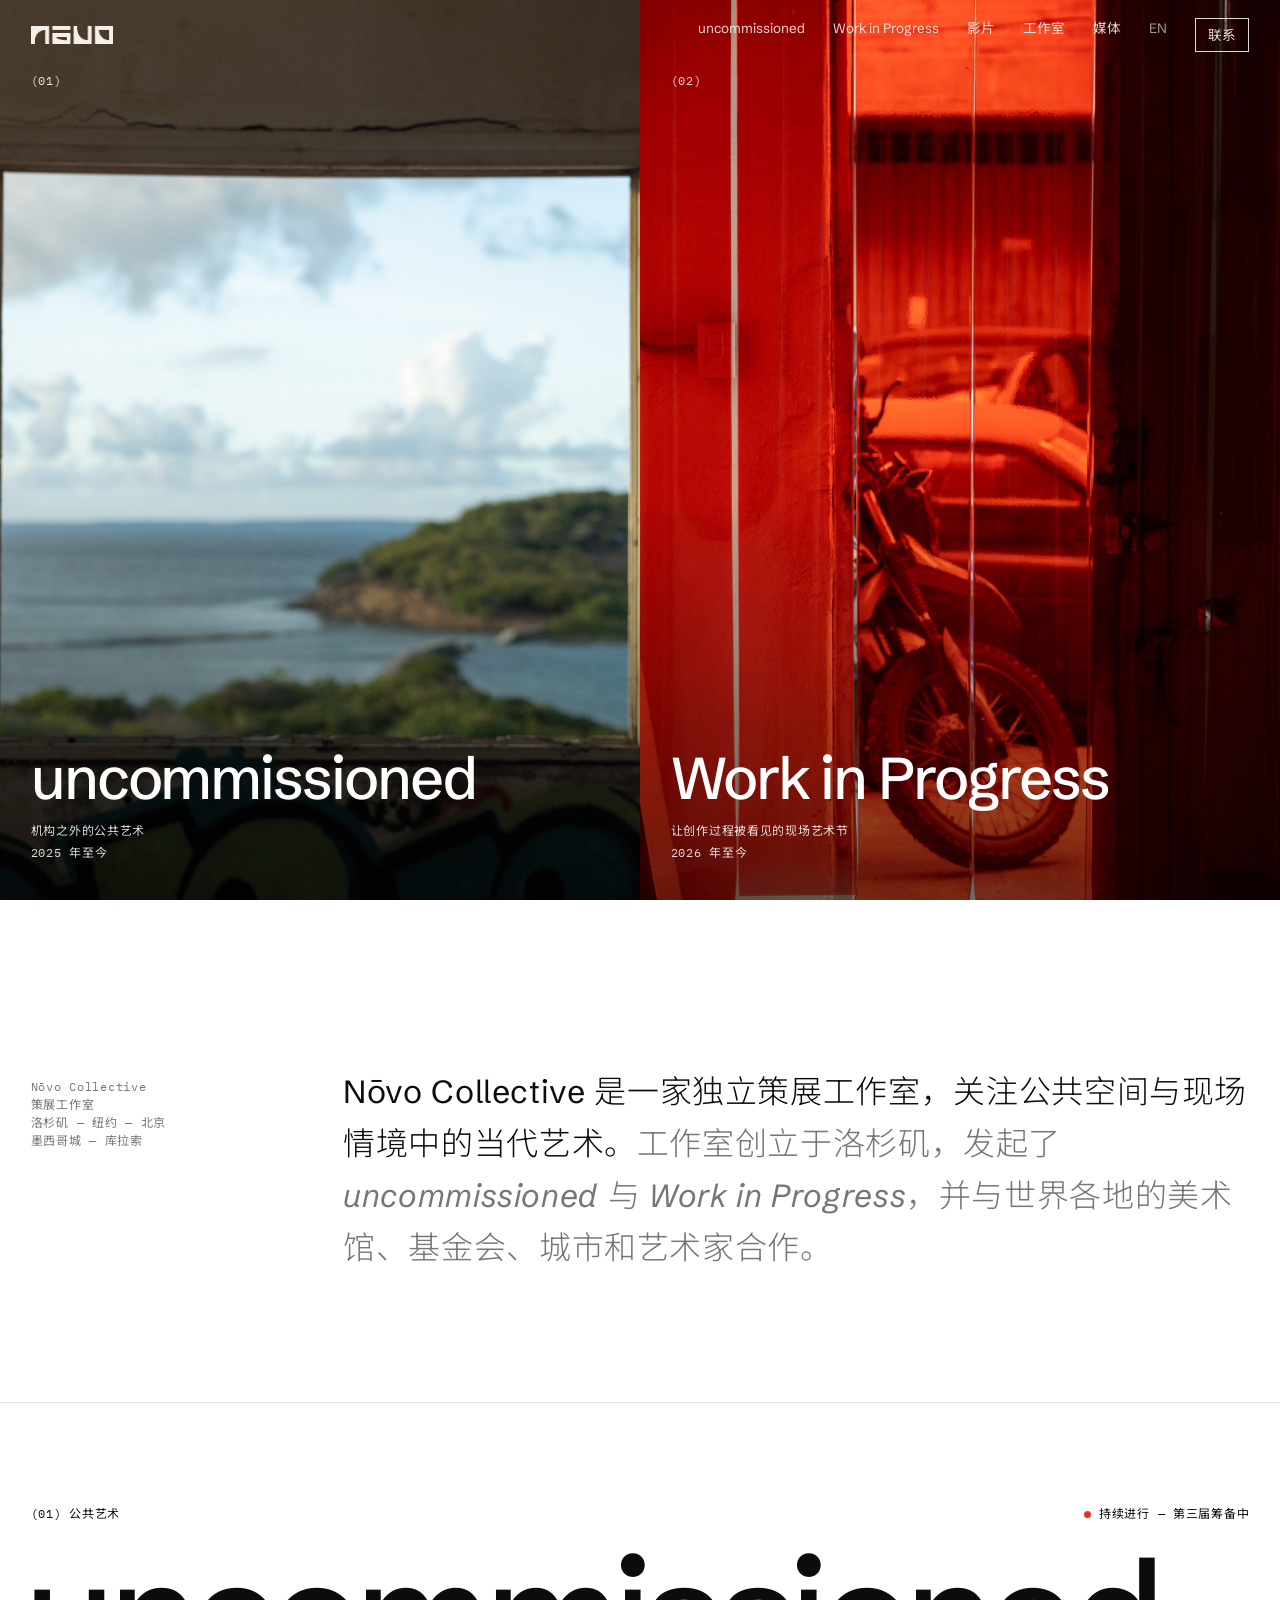
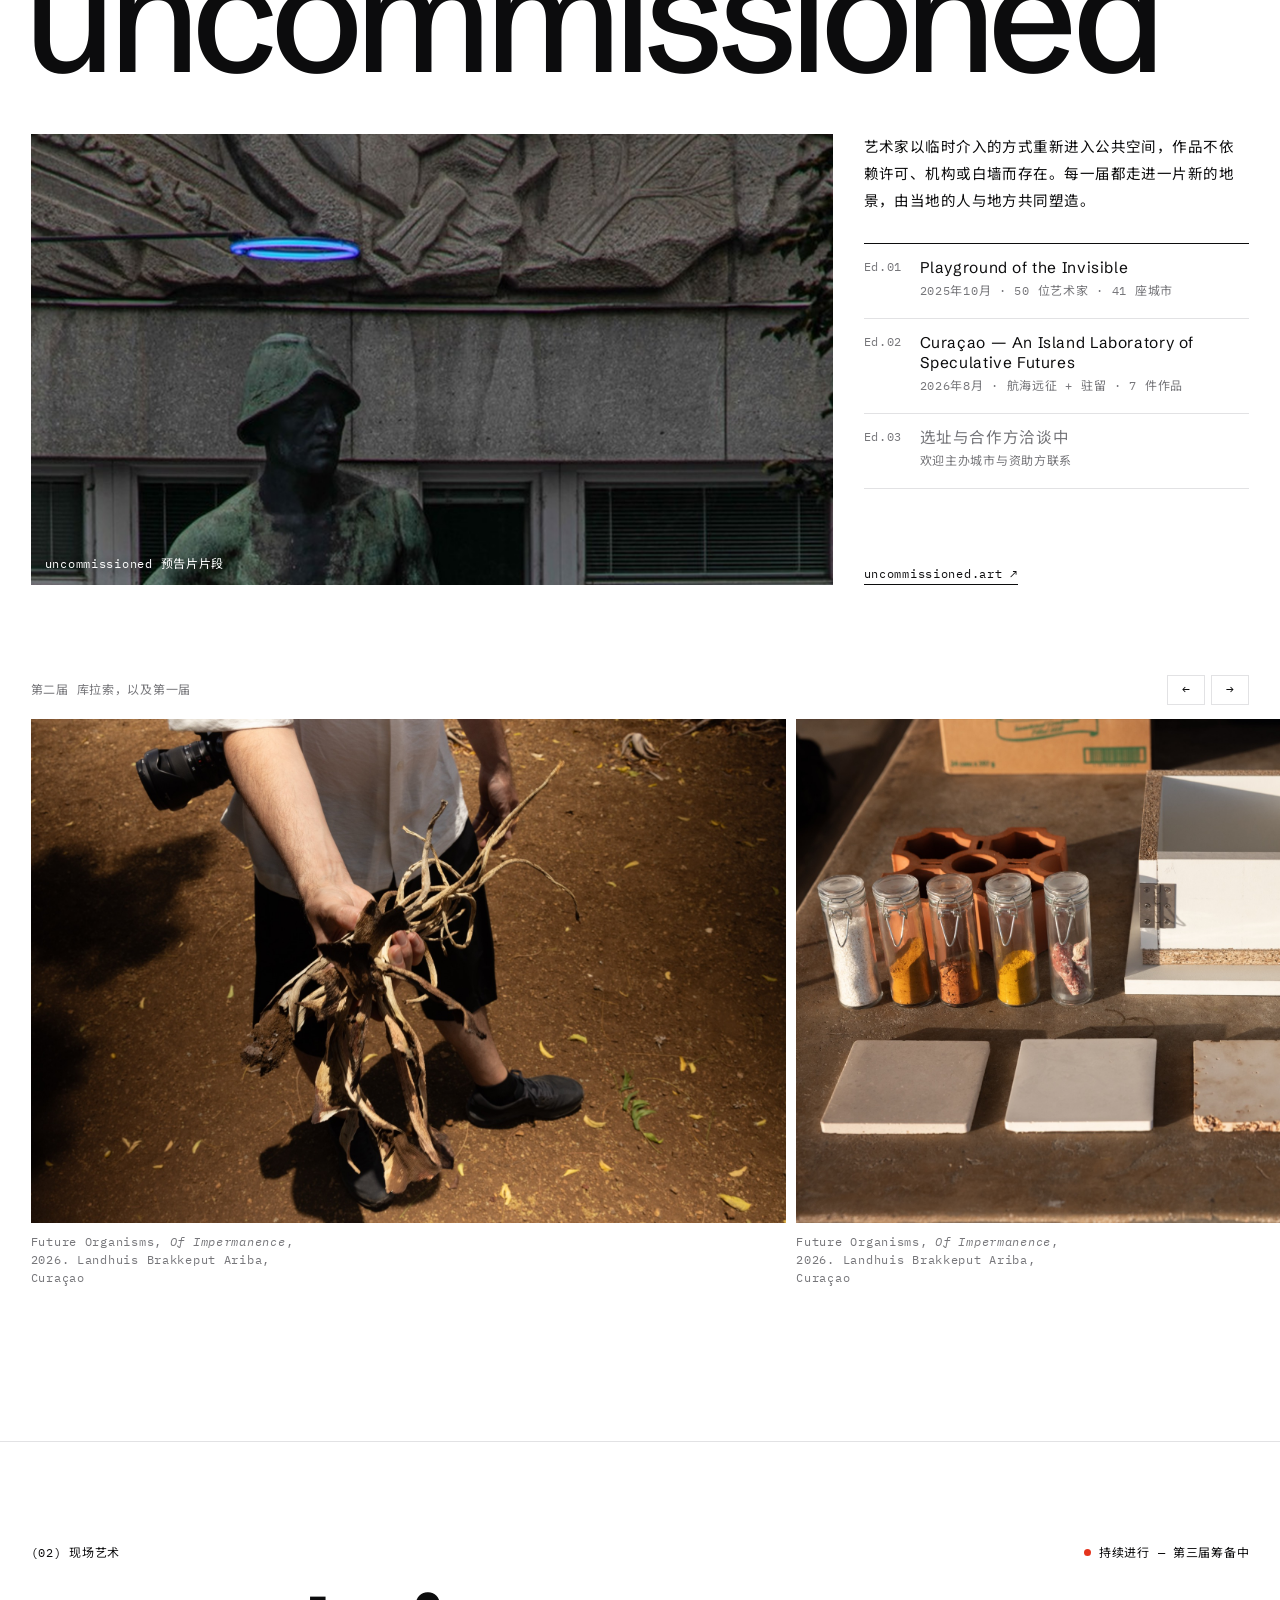
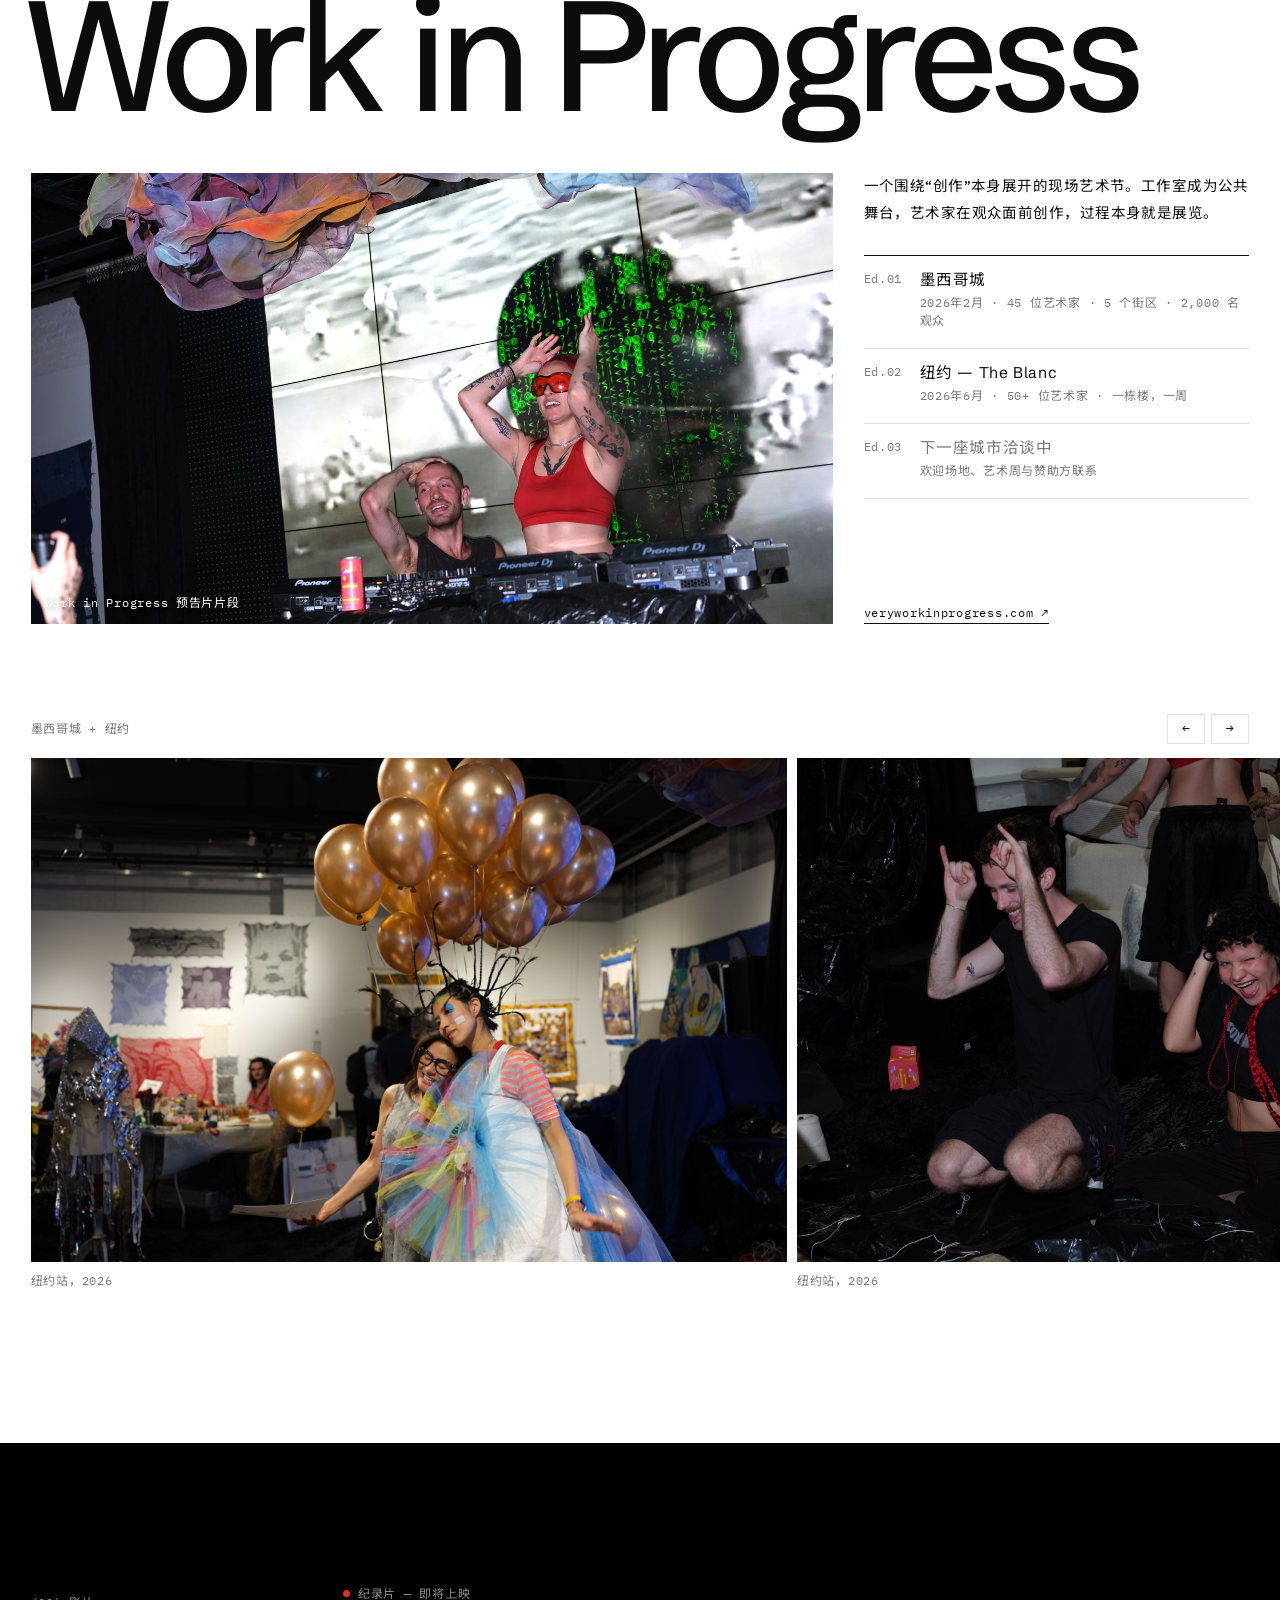
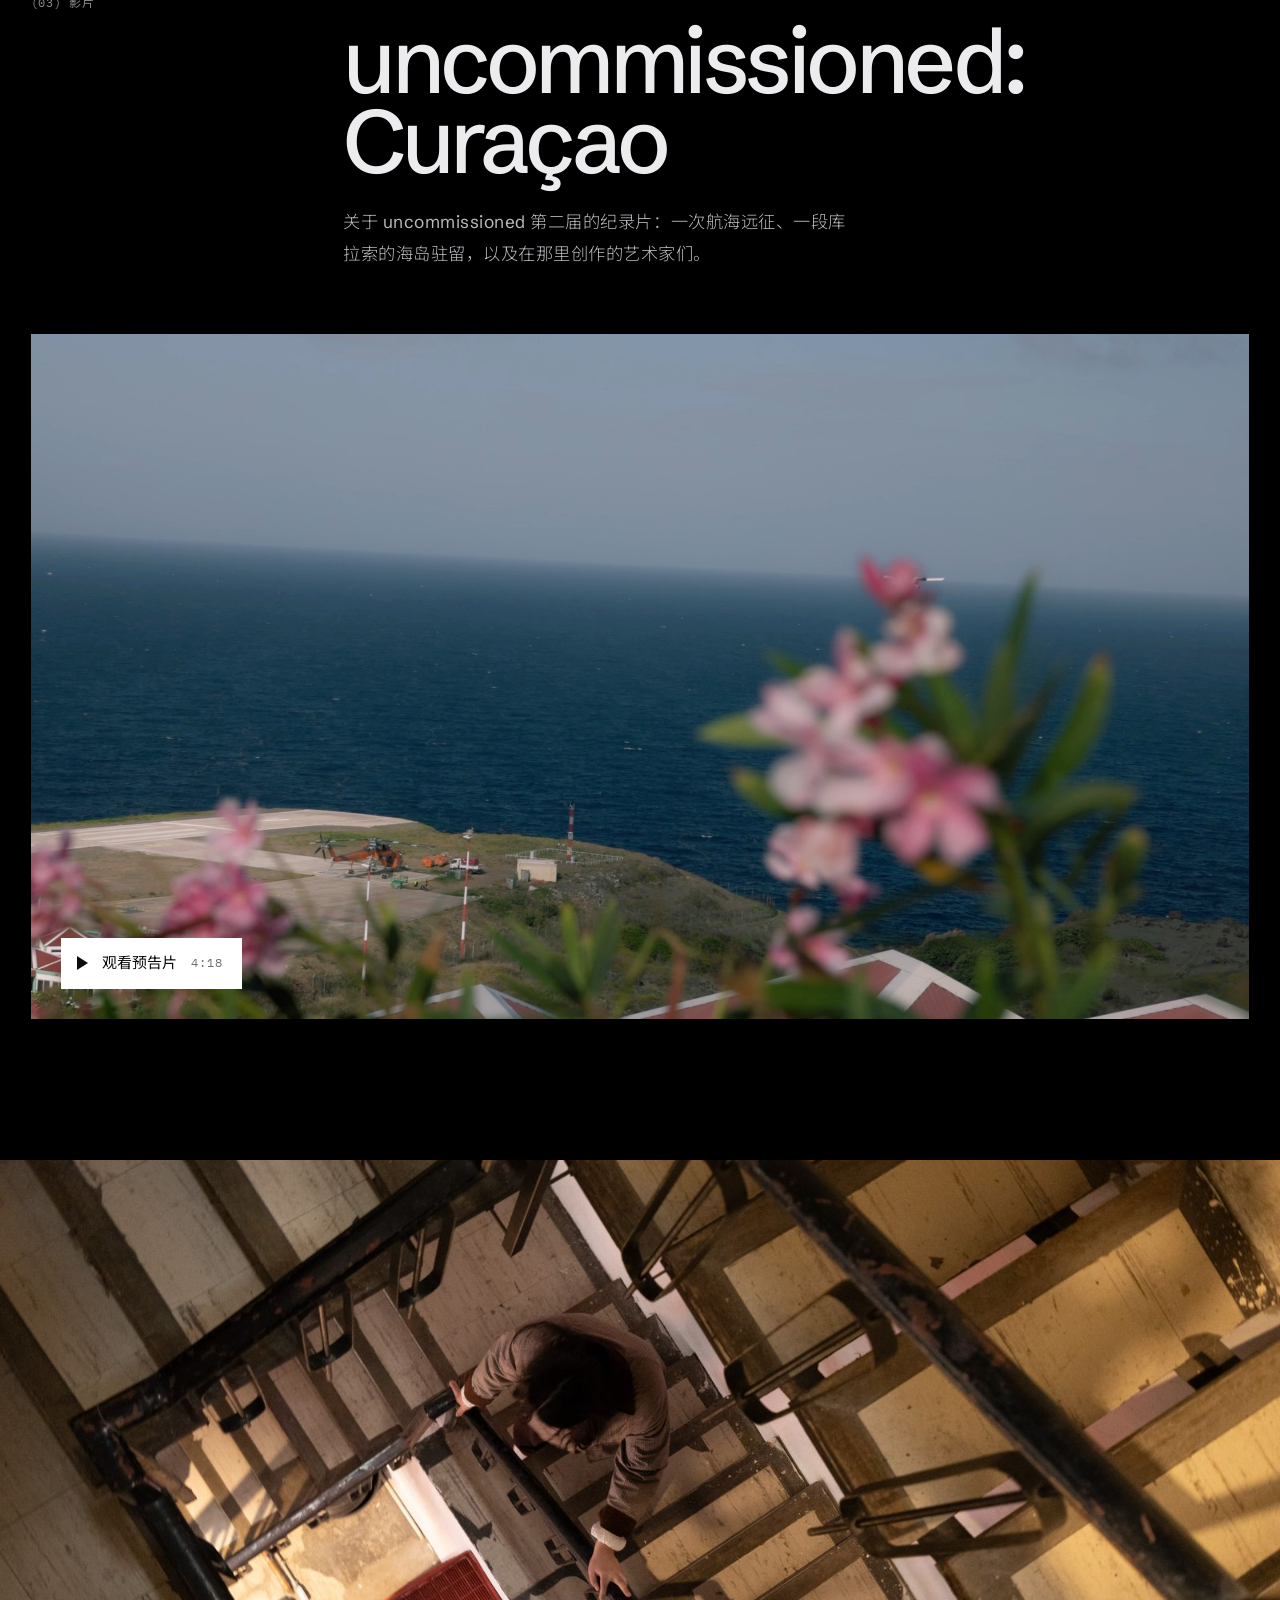
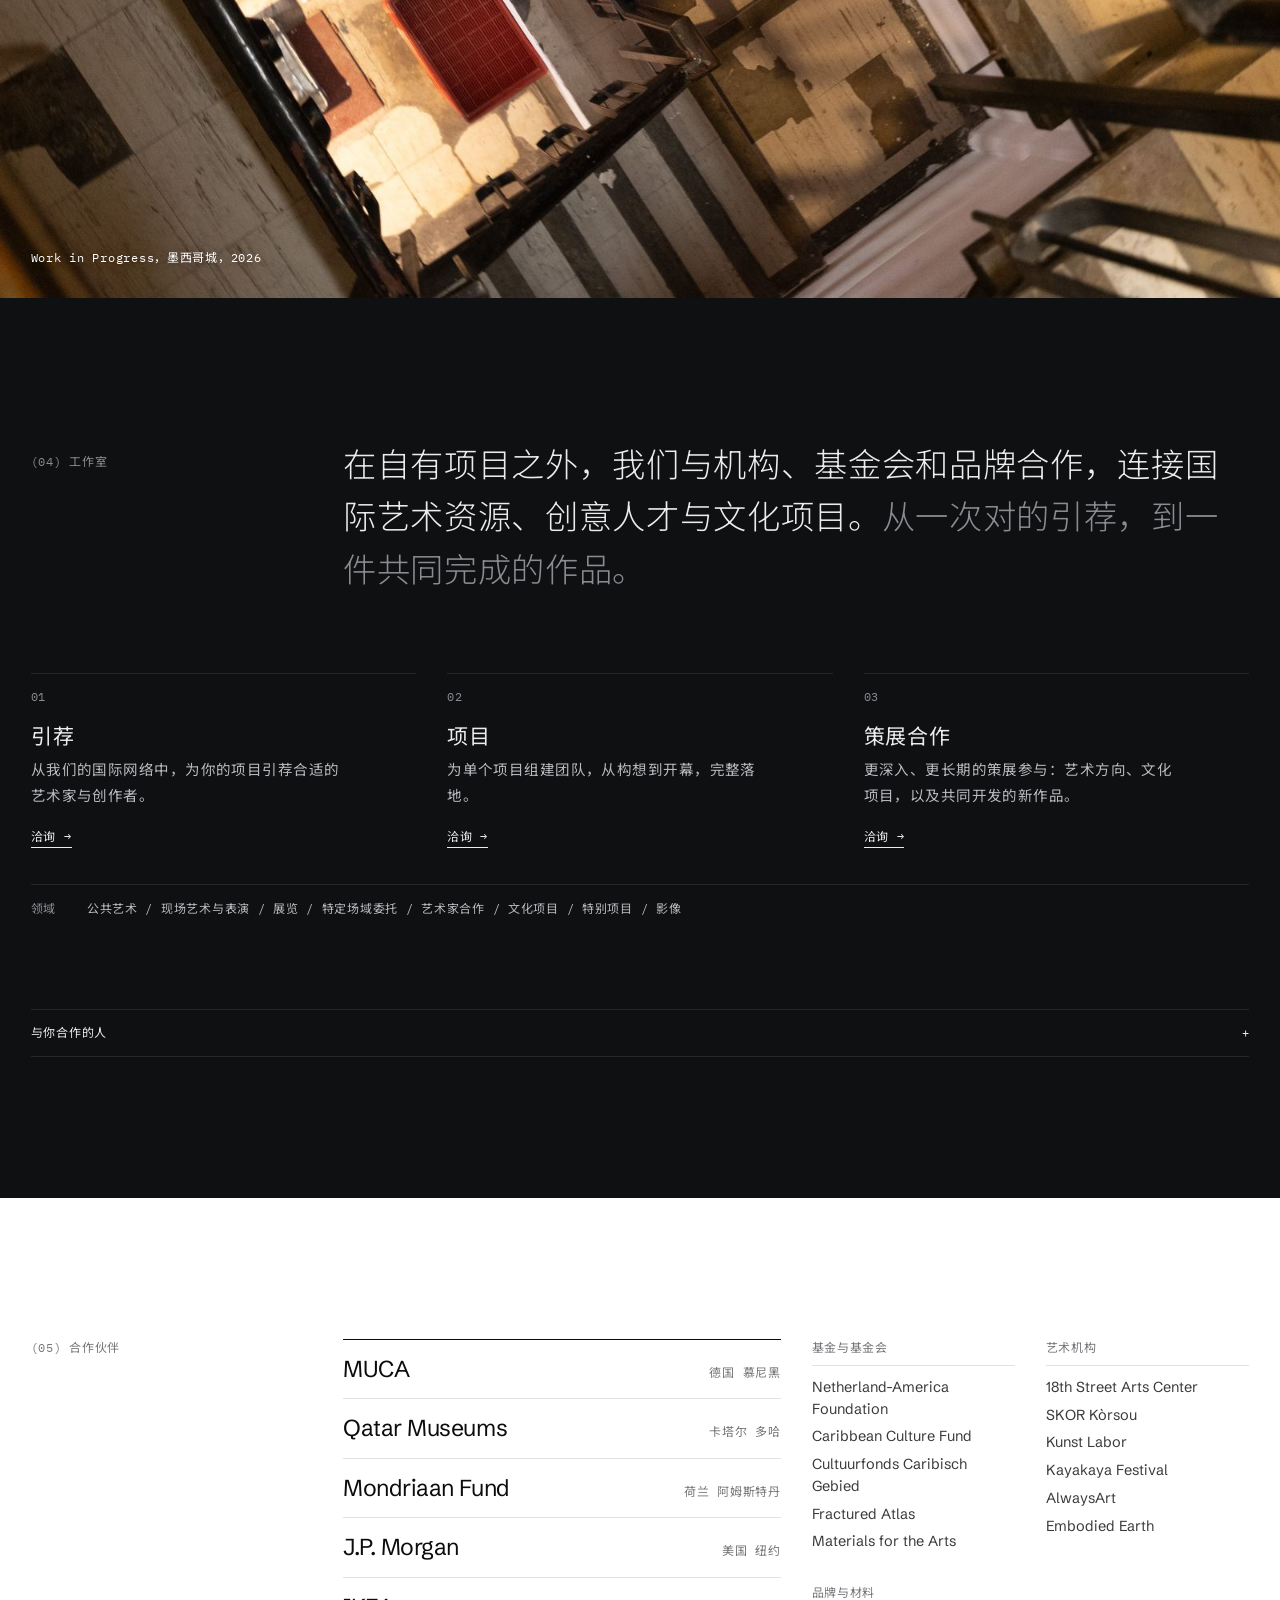
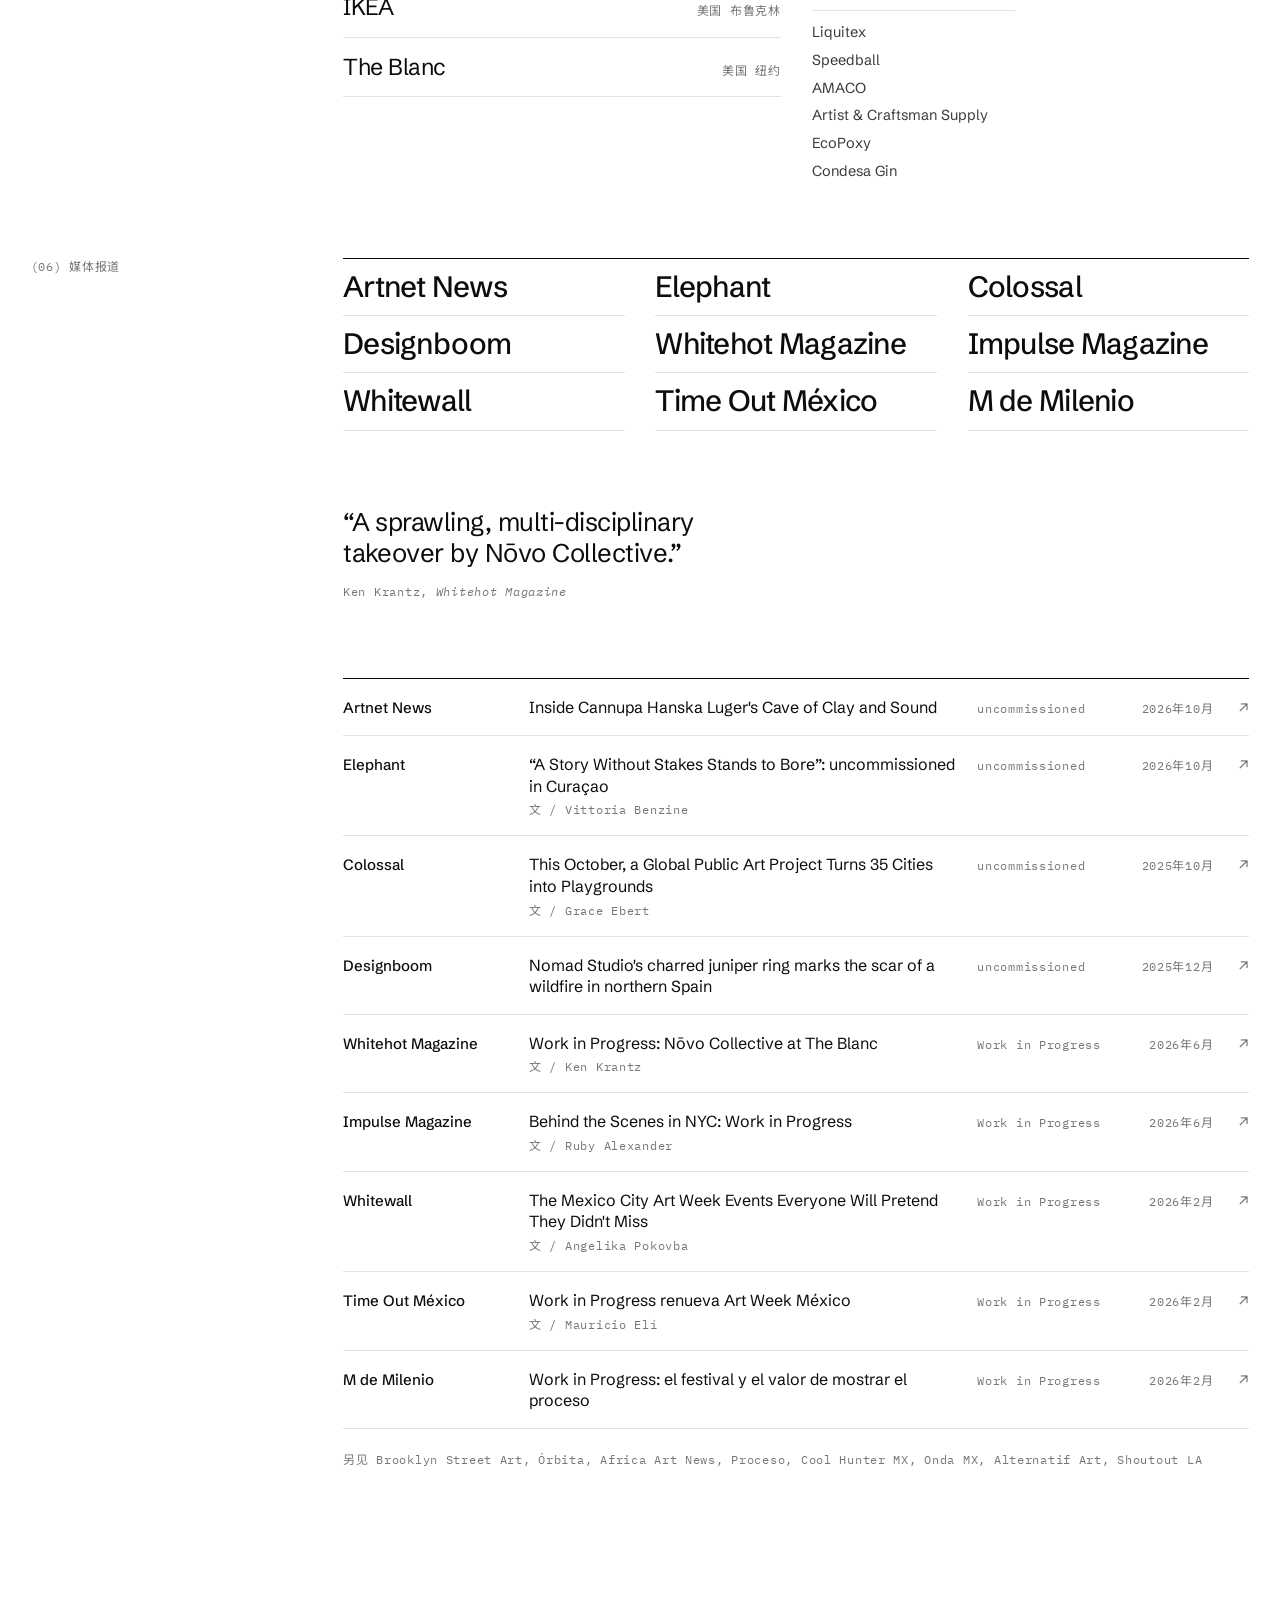
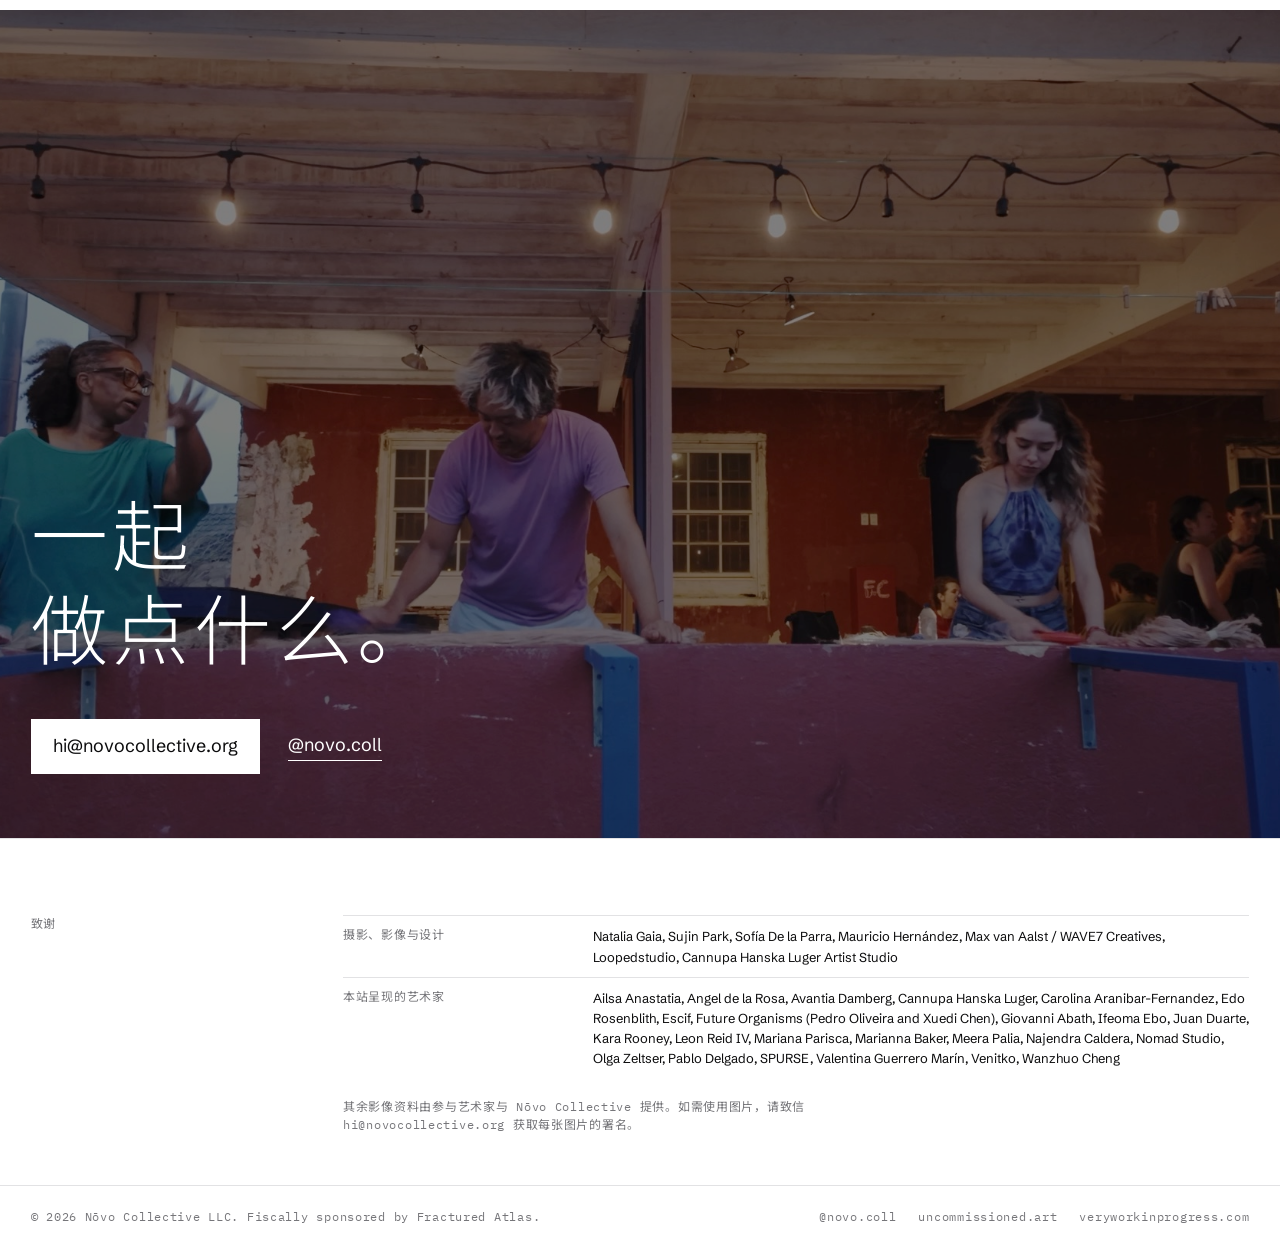
<file: zh/index.html>
<!doctype html>
<html lang="zh-Hans">
<head>
<meta charset="utf-8">
<meta name="viewport" content="width=device-width, initial-scale=1">
<title>Nōvo Collective</title>
<meta name="description" content="Nōvo Collective 是一家独立策展工作室，专注于公共空间与现场情境中的当代艺术，发起了 uncommissioned 与 Work in Progress。">
<meta property="og:title" content="Nōvo Collective">
<meta property="og:description" content="独立策展工作室，uncommissioned 与 Work in Progress 的发起者。">
<meta property="og:image" content="https://novocollective.org/img/uc/curacao-window.jpg">
<meta property="og:url" content="https://novocollective.org/zh/">
<link rel="canonical" href="https://novocollective.org/zh/">
<link rel="alternate" hreflang="en" href="https://novocollective.org/">
<link rel="alternate" hreflang="zh-Hans" href="https://novocollective.org/zh/">
<meta name="twitter:card" content="summary_large_image">
<link rel="icon" type="image/png" href="../img/brand/favicon-64.png">
<link rel="apple-touch-icon" href="../img/brand/apple-touch-icon.png">
<link rel="preconnect" href="https://fonts.googleapis.com">
<link rel="preconnect" href="https://fonts.gstatic.com" crossorigin>
<link href="https://fonts.googleapis.com/css2?family=IBM+Plex+Mono:wght@400&family=Schibsted+Grotesk:ital,wght@0,400;0,500;1,400&family=Noto+Sans+SC:wght@300;400&display=swap" rel="stylesheet">
<link rel="stylesheet" href="../style.css">
</head>
<body>

<header class="top">
  <a class="logo" href="#top" aria-label="Nōvo Collective，回到顶部"><img src="../img/brand/novo-white.png" alt="Nōvo Collective"></a>
  <nav>
    <a href="#uncommissioned">uncommissioned</a>
    <a href="#wip">Work in Progress</a>
    <a href="#film">影片</a>
    <a href="#studio">工作室</a>
    <a href="#record">媒体</a>
    <a class="lang" href="../" hreflang="en" lang="en">EN</a>
    <a class="cta" href="#contact">联系</a>
  </nav>
</header>

<main id="top">

  <!-- Two pillars, side by side -->
  <section class="hero" aria-label="我们的两个项目">
    <a class="panel" href="#uncommissioned">
      <img src="../img/uc/curacao-window.jpg" width="2400" height="1600" alt="库拉索，废墟建筑的窗口框出大海" fetchpriority="high">
      <span class="idx mono">(01)</span>
      <div class="panel-txt">
        <h2>uncommissioned</h2>
        <span class="mono">机构之外的公共艺术<br>2025 年至今</span>
      </div>
    </a>
    <a class="panel" href="#wip">
      <img src="../img/wip/mx-entrance.jpg" width="1600" height="2400" alt="墨西哥城，Work in Progress 被红光照亮的入口" fetchpriority="high">
      <span class="idx mono">(02)</span>
      <div class="panel-txt">
        <h2>Work in Progress</h2>
        <span class="mono">让创作过程被看见的现场艺术节<br>2026 年至今</span>
      </div>
    </a>
  </section>

  <!-- Who we are -->
  <section class="statement grid">
    <p class="side mono mute">Nōvo Collective<br>策展工作室<br>洛杉矶 — 纽约 — 北京<br>墨西哥城 — 库拉索</p>
    <p class="lead">Nōvo Collective 是一家独立策展工作室，关注公共空间与现场情境中的当代艺术。<em>工作室创立于洛杉矶，发起了 <i>uncommissioned</i> 与 <i>Work in Progress</i>，并与世界各地的美术馆、基金会、城市和艺术家合作。</em></p>
  </section>

  <!-- Pillar 01 -->
  <section class="pillar" id="uncommissioned">
    <div class="grid p-head">
      <div class="no mono">
        <span>(01) 公共艺术</span>
        <span class="status">持续进行 — 第三届筹备中</span>
      </div>
      <h2>uncommissioned</h2>
    </div>

    <div class="grid p-body">
<!-- lead:uc -->
      <figure class="lead">
        <video autoplay muted loop playsinline preload="metadata" poster="../img/uc/stolen-light.jpg" aria-label="uncommissioned 预告片片段"><source src="../media/uncommissioned-loop.mp4" type="video/mp4"></video>
        <figcaption class="mono">uncommissioned 预告片片段</figcaption>
      </figure>
<!-- /lead:uc -->
      <aside>
        <p>艺术家以临时介入的方式重新进入公共空间，作品不依赖许可、机构或白墙而存在。每一届都走进一片新的地景，由当地的人与地方共同塑造。</p>
        <div class="eds">
          <div class="ed"><span class="n mono">Ed.01</span><b>Playground of the Invisible</b><span class="mono mute">2025年10月 · 50 位艺术家 · 41 座城市</span></div>
          <div class="ed"><span class="n mono">Ed.02</span><b>Curaçao — An Island Laboratory of Speculative Futures</b><span class="mono mute">2026年8月 · 航海远征 + 驻留 · 7 件作品</span></div>
          <div class="ed next"><span class="n mono">Ed.03</span><b>选址与合作方洽谈中</b><span class="mono mute">欢迎主办城市与资助方联系</span></div>
        </div>
        <a class="u mono" href="https://uncommissioned.art" target="_blank" rel="noopener">uncommissioned.art ↗</a>
      </aside>
    </div>

    <div class="strip">
      <div class="strip-bar"><span class="mono mute">第二届 库拉索，以及第一届</span><span class="btns"><button type="button" data-dir="-1" aria-label="上一组图片">←</button><button type="button" data-dir="1" aria-label="下一组图片">→</button></span></div>
      <div class="track" tabindex="0" aria-label="uncommissioned 现场照片">
<!-- gallery:uc -->
        <figure><img src="../img/gallery/uc/01-future-organisms-of-impermanence-2026-landhuis-brakkeput-ari.jpg" width="2000" height="1334" alt="Future Organisms, Of Impermanence, 2026. Landhuis Brakkeput Ariba, Curaçao" loading="lazy"><figcaption class="mono mute">Future Organisms, <i>Of Impermanence</i>, 2026. Landhuis Brakkeput Ariba, Curaçao</figcaption></figure>
        <figure><img src="../img/gallery/uc/02-future-organisms-of-impermanence-2026-landhuis-brakkeput-ari.jpg" width="2000" height="1334" alt="Future Organisms, Of Impermanence, 2026. Landhuis Brakkeput Ariba, Curaçao" loading="lazy"><figcaption class="mono mute">Future Organisms, <i>Of Impermanence</i>, 2026. Landhuis Brakkeput Ariba, Curaçao</figcaption></figure>
        <figure><img src="../img/gallery/uc/03-ailsa-anastatia-terms-and-conditions-2026-sint-jorisbaai-cur.jpg" width="2000" height="1333" alt="Ailsa Anastatia, Terms and Conditions, 2026. Sint Jorisbaai, Curaçao" loading="lazy"><figcaption class="mono mute">Ailsa Anastatia, <i>Terms and Conditions</i>, 2026. Sint Jorisbaai, Curaçao</figcaption></figure>
        <figure><img src="../img/gallery/uc/04-ailsa-anastatia-terms-and-conditions-2026-sint-jorisbaai-cur.jpg" width="2000" height="1333" alt="Ailsa Anastatia, Terms and Conditions, 2026. Sint Jorisbaai, Curaçao" loading="lazy"><figcaption class="mono mute">Ailsa Anastatia, <i>Terms and Conditions</i>, 2026. Sint Jorisbaai, Curaçao</figcaption></figure>
        <figure><img src="../img/gallery/uc/05-cannupa-hanska-luger-land-song-2026-kueba-di-indjan-curacao.jpg" width="1428" height="2000" alt="Cannupa Hanska Luger, Land Song, 2026. Kueba di Indjan, Curaçao" loading="lazy"><figcaption class="mono mute">Cannupa Hanska Luger, <i>Land Song</i>, 2026. Kueba di Indjan, Curaçao</figcaption></figure>
        <figure><img src="../img/gallery/uc/06-cannupa-hanska-luger-land-song-2026-kueba-di-indjan-curacao.jpg" width="1428" height="2000" alt="Cannupa Hanska Luger, Land Song, 2026. Kueba di Indjan, Curaçao" loading="lazy"><figcaption class="mono mute">Cannupa Hanska Luger, <i>Land Song</i>, 2026. Kueba di Indjan, Curaçao</figcaption></figure>
        <figure><img src="../img/gallery/uc/07-avantia-damberg-the-lands-hexagonised-treasures-2026-kueba-d.jpg" width="2000" height="1335" alt="Avantia Damberg, the land’s hexagonised treasures, 2026. Kueba di Indjan, Curaçao" loading="lazy"><figcaption class="mono mute">Avantia Damberg, <i>the land’s hexagonised treasures</i>, 2026. Kueba di Indjan, Curaçao</figcaption></figure>
        <figure><img src="../img/gallery/uc/08-avantia-damberg-through-colourful-shades-inside-out-2026-kle.jpg" width="2000" height="1500" alt="Avantia Damberg, Through Colourful Shades - Inside Out, 2026. Klein Curaçao" loading="lazy"><figcaption class="mono mute">Avantia Damberg, <i>Through Colourful Shades - Inside Out</i>, 2026. Klein Curaçao</figcaption></figure>
        <figure><img src="../img/gallery/uc/09-najendra-caldera-karga-2026-curacao.jpg" width="2000" height="1333" alt="Najendra Caldera, Karga, 2026. Curaçao" loading="lazy"><figcaption class="mono mute">Najendra Caldera, <i>Karga</i>, 2026. Curaçao</figcaption></figure>
        <figure><img src="../img/gallery/uc/10-najendra-caldera-karga-2026-curacao.jpg" width="2000" height="1334" alt="Najendra Caldera, Karga, 2026. Curaçao" loading="lazy"><figcaption class="mono mute">Najendra Caldera, <i>Karga</i>, 2026. Curaçao</figcaption></figure>
        <figure><img src="../img/gallery/uc/11-giovanni-abath-explaining-everything-without-saying-anything.jpg" width="2000" height="1334" alt="Giovanni Abath, Explaining Everything Without Saying Anything…, 2026. Curaçao" loading="lazy"><figcaption class="mono mute">Giovanni Abath, <i>Explaining Everything Without Saying Anything…</i>, 2026. Curaçao</figcaption></figure>
        <figure><img src="../img/gallery/uc/12-carolina-aranibar-fernandez-the-reef-of-our-future-ancestors.jpg" width="1334" height="2000" alt="Carolina Aranibar-Fernandez, The Reef of our Future Ancestors, 2026. Curaçao" loading="lazy"><figcaption class="mono mute">Carolina Aranibar-Fernandez, <i>The Reef of our Future Ancestors</i>, 2026. Curaçao</figcaption></figure>
        <figure><img src="../img/gallery/uc/13-carolina-aranibar-fernandez-the-reef-of-our-future-ancestors.jpg" width="1334" height="2000" alt="Carolina Aranibar-Fernandez, The Reef of our Future Ancestors, 2026. Curaçao" loading="lazy"><figcaption class="mono mute">Carolina Aranibar-Fernandez, <i>The Reef of our Future Ancestors</i>, 2026. Curaçao</figcaption></figure>
        <figure><img src="../img/gallery/uc/14-carolina-aranibar-fernandez-the-reef-of-our-future-ancestors.jpg" width="2000" height="1334" alt="Carolina Aranibar-Fernandez, The Reef of our Future Ancestors, 2026. Curaçao" loading="lazy"><figcaption class="mono mute">Carolina Aranibar-Fernandez, <i>The Reef of our Future Ancestors</i>, 2026. Curaçao</figcaption></figure>
        <figure><img src="../img/gallery/uc/15-carolina-aranibar-fernandez-the-reef-of-our-future-ancestors.jpg" width="2000" height="1334" alt="Carolina Aranibar-Fernandez, The Reef of our Future Ancestors, 2026. Curaçao" loading="lazy"><figcaption class="mono mute">Carolina Aranibar-Fernandez, <i>The Reef of our Future Ancestors</i>, 2026. Curaçao</figcaption></figure>
        <figure><img src="../img/gallery/uc/16-angel-de-la-rosa-curacao-2026.jpg" width="1334" height="2000" alt="Angel de la Rosa. Curaçao, 2026" loading="lazy"><figcaption class="mono mute">Angel de la Rosa. Curaçao, 2026</figcaption></figure>
        <figure><img src="../img/gallery/uc/17-ailsa-anastatia-curacao-2026.jpg" width="2000" height="1334" alt="Ailsa Anastatia. Curaçao, 2026" loading="lazy"><figcaption class="mono mute">Ailsa Anastatia. Curaçao, 2026</figcaption></figure>
        <figure><img src="../img/gallery/uc/18-reception-kueba-di-indjan-curacao-2026.jpg" width="2000" height="1335" alt="Reception, Kueba di Indjan. Curaçao, 2026" loading="lazy"><figcaption class="mono mute">Reception, Kueba di Indjan. Curaçao, 2026</figcaption></figure>
        <figure><img src="../img/gallery/uc/19-curacao-2026.jpg" width="2000" height="1335" alt="库拉索，2026" loading="lazy"><figcaption class="mono mute">库拉索，2026</figcaption></figure>
        <figure><img src="../img/gallery/uc/20-curacao-2026.jpg" width="2000" height="1335" alt="库拉索，2026" loading="lazy"><figcaption class="mono mute">库拉索，2026</figcaption></figure>
        <figure><img src="../img/gallery/uc/21-curacao-2026.jpg" width="2000" height="1500" alt="库拉索，2026" loading="lazy"><figcaption class="mono mute">库拉索，2026</figcaption></figure>
        <figure><img src="../img/gallery/uc/22-curacao-2026.jpg" width="2000" height="900" alt="库拉索，2026" loading="lazy"><figcaption class="mono mute">库拉索，2026</figcaption></figure>
        <figure><img src="../img/gallery/uc/23-curacao-2026.jpg" width="2000" height="900" alt="库拉索，2026" loading="lazy"><figcaption class="mono mute">库拉索，2026</figcaption></figure>
        <figure><img src="../img/gallery/uc/24-curacao-2026.jpg" width="2000" height="900" alt="库拉索，2026" loading="lazy"><figcaption class="mono mute">库拉索，2026</figcaption></figure>
        <figure><img src="../img/gallery/uc/25-curacao-2026.jpg" width="2000" height="1125" alt="库拉索，2026" loading="lazy"><figcaption class="mono mute">库拉索，2026</figcaption></figure>
        <figure><img src="../img/gallery/uc/26-curacao-2026.jpg" width="2000" height="1334" alt="库拉索，2026" loading="lazy"><figcaption class="mono mute">库拉索，2026</figcaption></figure>
        <figure><img src="../img/gallery/uc/27-curacao-2026.jpg" width="2000" height="1334" alt="库拉索，2026" loading="lazy"><figcaption class="mono mute">库拉索，2026</figcaption></figure>
        <figure><img src="../img/gallery/uc/28-curacao-2026.jpg" width="2000" height="1334" alt="库拉索，2026" loading="lazy"><figcaption class="mono mute">库拉索，2026</figcaption></figure>
        <figure><img src="../img/gallery/uc/29-curacao-2026.jpg" width="2000" height="1334" alt="库拉索，2026" loading="lazy"><figcaption class="mono mute">库拉索，2026</figcaption></figure>
        <figure><img src="../img/gallery/uc/30-photo.jpg" width="1600" height="1065" alt="照片" loading="lazy"><figcaption class="mono mute"></figcaption></figure>
        <figure><img src="../img/gallery/uc/31-cannupa-hanska-luger.jpg" width="1200" height="857" alt="Cannupa Hanska Luger" loading="lazy"><figcaption class="mono mute">Cannupa Hanska Luger</figcaption></figure>
        <figure><img src="../img/gallery/uc/32-wanzhuo-cheng.jpg" width="1200" height="1221" alt="Wanzhuo Cheng" loading="lazy"><figcaption class="mono mute">Wanzhuo Cheng</figcaption></figure>
        <figure><img src="../img/gallery/uc/33-nomad-studio-socarrado-castilla-y-leon.jpg" width="800" height="450" alt="Nomad Studio, Socarrado. Castilla y León" loading="lazy"><figcaption class="mono mute">Nomad Studio, <i>Socarrado</i>. Castilla y León</figcaption></figure>
        <figure><img src="../img/gallery/uc/34-valentina-guerrero-marin.jpg" width="1200" height="1600" alt="Valentina Guerrero Marín" loading="lazy"><figcaption class="mono mute">Valentina Guerrero Marín</figcaption></figure>
        <figure><img src="../img/gallery/uc/35-kara-rooney.jpg" width="1200" height="800" alt="Kara Rooney" loading="lazy"><figcaption class="mono mute">Kara Rooney</figcaption></figure>
        <figure><img src="../img/gallery/uc/36-spurse-et-al-carbon-harvest-new-paltz.jpg" width="800" height="600" alt="SPURSE et al., Carbon Harvest. New Paltz" loading="lazy"><figcaption class="mono mute">SPURSE et al., <i>Carbon Harvest</i>. New Paltz</figcaption></figure>
        <figure><img src="../img/gallery/uc/37-escif.jpg" width="900" height="978" alt="Escif" loading="lazy"><figcaption class="mono mute">Escif</figcaption></figure>
        <figure><img src="../img/gallery/uc/38-leon-reid-iv.jpg" width="1200" height="900" alt="Leon Reid IV" loading="lazy"><figcaption class="mono mute">Leon Reid IV</figcaption></figure>
<!-- /gallery:uc -->
      </div>
    </div>
  </section>

  <!-- Pillar 02 -->
  <section class="pillar" id="wip" style="margin-top:clamp(96px,12vw,170px)">
    <div class="grid p-head">
      <div class="no mono">
        <span>(02) 现场艺术</span>
        <span class="status">持续进行 — 第三届筹备中</span>
      </div>
      <h2>Work in Progress</h2>
    </div>

    <div class="grid p-body">
<!-- lead:wip -->
      <figure class="lead">
        <video autoplay muted loop playsinline preload="metadata" poster="../img/wip/verbal-animal.jpg" aria-label="Work in Progress 预告片片段"><source src="../media/work-in-progress-loop.mp4" type="video/mp4"></video>
        <figcaption class="mono">Work in Progress 预告片片段</figcaption>
      </figure>
<!-- /lead:wip -->
      <aside>
        <p>一个围绕“创作”本身展开的现场艺术节。工作室成为公共舞台，艺术家在观众面前创作，过程本身就是展览。</p>
        <div class="eds">
          <div class="ed"><span class="n mono">Ed.01</span><b>墨西哥城</b><span class="mono mute">2026年2月 · 45 位艺术家 · 5 个街区 · 2,000 名观众</span></div>
          <div class="ed"><span class="n mono">Ed.02</span><b>纽约 — The Blanc</b><span class="mono mute">2026年6月 · 50+ 位艺术家 · 一栋楼，一周</span></div>
          <div class="ed next"><span class="n mono">Ed.03</span><b>下一座城市洽谈中</b><span class="mono mute">欢迎场地、艺术周与赞助方联系</span></div>
        </div>
        <a class="u mono" href="https://veryworkinprogress.com" target="_blank" rel="noopener">veryworkinprogress.com ↗</a>
      </aside>
    </div>

    <div class="strip">
      <div class="strip-bar"><span class="mono mute">墨西哥城 + 纽约</span><span class="btns"><button type="button" data-dir="-1" aria-label="上一组图片">←</button><button type="button" data-dir="1" aria-label="下一组图片">→</button></span></div>
      <div class="track" tabindex="0" aria-label="Work in Progress 现场照片">
<!-- gallery:wip -->
        <figure><img src="../img/gallery/wip/01-new-york-edition-2026.jpg" width="2000" height="1333" alt="纽约站，2026" loading="lazy"><figcaption class="mono mute">纽约站，2026</figcaption></figure>
        <figure><img src="../img/gallery/wip/02-new-york-edition-2026.jpg" width="2000" height="1489" alt="纽约站，2026" loading="lazy"><figcaption class="mono mute">纽约站，2026</figcaption></figure>
        <figure><img src="../img/gallery/wip/03-new-york-edition-2026.jpg" width="2000" height="1333" alt="纽约站，2026" loading="lazy"><figcaption class="mono mute">纽约站，2026</figcaption></figure>
        <figure><img src="../img/gallery/wip/04-new-york-edition-2026.jpg" width="2000" height="1333" alt="纽约站，2026" loading="lazy"><figcaption class="mono mute">纽约站，2026</figcaption></figure>
        <figure><img src="../img/gallery/wip/05-new-york-edition-2026.jpg" width="2000" height="1506" alt="纽约站，2026" loading="lazy"><figcaption class="mono mute">纽约站，2026</figcaption></figure>
        <figure><img src="../img/gallery/wip/06-new-york-edition-2026.jpg" width="2000" height="1333" alt="纽约站，2026" loading="lazy"><figcaption class="mono mute">纽约站，2026</figcaption></figure>
        <figure><img src="../img/gallery/wip/07-new-york-edition-2026.jpg" width="2000" height="1333" alt="纽约站，2026" loading="lazy"><figcaption class="mono mute">纽约站，2026</figcaption></figure>
        <figure><img src="../img/gallery/wip/08-new-york-edition-2026.jpg" width="2000" height="1333" alt="纽约站，2026" loading="lazy"><figcaption class="mono mute">纽约站，2026</figcaption></figure>
        <figure><img src="../img/gallery/wip/09-new-york-edition-2026.jpg" width="2000" height="1333" alt="纽约站，2026" loading="lazy"><figcaption class="mono mute">纽约站，2026</figcaption></figure>
        <figure><img src="../img/gallery/wip/10-new-york-edition-2026.jpg" width="2000" height="1333" alt="纽约站，2026" loading="lazy"><figcaption class="mono mute">纽约站，2026</figcaption></figure>
        <figure><img src="../img/gallery/wip/11-new-york-edition-2026.jpg" width="2000" height="1333" alt="纽约站，2026" loading="lazy"><figcaption class="mono mute">纽约站，2026</figcaption></figure>
        <figure><img src="../img/gallery/wip/12-new-york-edition-2026.jpg" width="2000" height="1333" alt="纽约站，2026" loading="lazy"><figcaption class="mono mute">纽约站，2026</figcaption></figure>
        <figure><img src="../img/gallery/wip/13-new-york-edition-2026.jpg" width="2000" height="1333" alt="纽约站，2026" loading="lazy"><figcaption class="mono mute">纽约站，2026</figcaption></figure>
        <figure><img src="../img/gallery/wip/14-new-york-edition-2026.jpg" width="2000" height="1333" alt="纽约站，2026" loading="lazy"><figcaption class="mono mute">纽约站，2026</figcaption></figure>
        <figure><img src="../img/gallery/wip/15-new-york-edition-2026.jpg" width="2000" height="1333" alt="纽约站，2026" loading="lazy"><figcaption class="mono mute">纽约站，2026</figcaption></figure>
        <figure><img src="../img/gallery/wip/16-new-york-edition-2026.jpg" width="2000" height="1333" alt="纽约站，2026" loading="lazy"><figcaption class="mono mute">纽约站，2026</figcaption></figure>
        <figure><img src="../img/gallery/wip/17-new-york-edition-2026.jpg" width="2000" height="1333" alt="纽约站，2026" loading="lazy"><figcaption class="mono mute">纽约站，2026</figcaption></figure>
        <figure><img src="../img/gallery/wip/18-new-york-edition-2026.jpg" width="1600" height="1066" alt="纽约站，2026" loading="lazy"><figcaption class="mono mute">纽约站，2026</figcaption></figure>
        <figure><img src="../img/gallery/wip/19-new-york-edition-2026.jpg" width="1600" height="1066" alt="纽约站，2026" loading="lazy"><figcaption class="mono mute">纽约站，2026</figcaption></figure>
        <figure><img src="../img/gallery/wip/20-new-york-edition-2026.jpg" width="1600" height="1066" alt="纽约站，2026" loading="lazy"><figcaption class="mono mute">纽约站，2026</figcaption></figure>
        <figure><img src="../img/gallery/wip/21-new-york-edition-2026.jpg" width="1600" height="1066" alt="纽约站，2026" loading="lazy"><figcaption class="mono mute">纽约站，2026</figcaption></figure>
        <figure><img src="../img/gallery/wip/22-mexico-city-edition-2026.jpg" width="800" height="533" alt="墨西哥城站，2026" loading="lazy"><figcaption class="mono mute">墨西哥城站，2026</figcaption></figure>
        <figure><img src="../img/gallery/wip/23-mexico-city-edition-2026.jpg" width="1600" height="1066" alt="墨西哥城站，2026" loading="lazy"><figcaption class="mono mute">墨西哥城站，2026</figcaption></figure>
        <figure><img src="../img/gallery/wip/24-mexico-city-edition-2026.jpg" width="1600" height="1066" alt="墨西哥城站，2026" loading="lazy"><figcaption class="mono mute">墨西哥城站，2026</figcaption></figure>
        <figure><img src="../img/gallery/wip/25-mexico-city-edition-2026.jpg" width="1600" height="1066" alt="墨西哥城站，2026" loading="lazy"><figcaption class="mono mute">墨西哥城站，2026</figcaption></figure>
        <figure><img src="../img/gallery/wip/26-mexico-city-edition-2026.jpg" width="1600" height="1066" alt="墨西哥城站，2026" loading="lazy"><figcaption class="mono mute">墨西哥城站，2026</figcaption></figure>
        <figure><img src="../img/gallery/wip/27-mexico-city-edition-2026.jpg" width="1600" height="1066" alt="墨西哥城站，2026" loading="lazy"><figcaption class="mono mute">墨西哥城站，2026</figcaption></figure>
        <figure><img src="../img/gallery/wip/28-mexico-city-edition-2026.jpg" width="1600" height="1066" alt="墨西哥城站，2026" loading="lazy"><figcaption class="mono mute">墨西哥城站，2026</figcaption></figure>
<!-- /gallery:wip -->
      </div>
    </div>
  </section>

<!-- film -->
  <section class="film" id="film">
    <div class="grid f-head">
      <p class="no mono">(03) 影片</p>
      <div class="f-title">
        <p class="mono f-status"><span class="status">纪录片 — 即将上映</span></p>
        <h2>uncommissioned: Curaçao</h2>
        <p class="f-lede">关于 uncommissioned 第二届的纪录片：一次航海远征、一段库拉索的海岛驻留，以及在那里创作的艺术家们。</p>
      </div>
    </div>
    <figure class="player">
      <video preload="none" playsinline poster="../img/film/curacao-documentary.jpg" aria-label="uncommissioned: Curaçao 纪录片预告"><source src="../media/curacao-documentary-trailer.mp4" type="video/mp4"></video>
      <button class="play" type="button"><span class="tri" aria-hidden="true"></span><span>观看预告片</span><span class="mono">4:18</span></button>
    </figure>
  </section>
<!-- /film -->

  <figure class="bleed">
    <img src="../img/wip/mx-stairwell.jpg" width="1600" height="1066" alt="墨西哥城 Work in Progress 期间，俯瞰螺旋楼梯" loading="lazy">
    <figcaption class="mono">Work in Progress，墨西哥城，2026</figcaption>
  </figure>

  <!-- Studio / work with us -->
  <section class="work" id="studio">
    <div class="grid w-head">
      <p class="no mono mute">(04) 工作室</p>
      <h2>在自有项目之外，我们与机构、基金会和品牌合作，连接国际艺术资源、创意人才与文化项目。<span>从一次对的引荐，到一件共同完成的作品。</span></h2>
    </div>

    <div class="grid offers">
      <article class="offer">
        <div class="row mono mute"><span>01</span></div>
        <h3>引荐</h3>
        <p>从我们的国际网络中，为你的项目引荐合适的艺术家与创作者。</p>
        <a class="go u mono" href="mailto:hi@novocollective.org?subject=Introductions">洽询 →</a>
      </article>
      <article class="offer">
        <div class="row mono mute"><span>02</span></div>
        <h3>项目</h3>
        <p>为单个项目组建团队，从构想到开幕，完整落地。</p>
        <a class="go u mono" href="mailto:hi@novocollective.org?subject=Projects">洽询 →</a>
      </article>
      <article class="offer">
        <div class="row mono mute"><span>03</span></div>
        <h3>策展合作</h3>
        <p>更深入、更长期的策展参与：艺术方向、文化项目，以及共同开发的新作品。</p>
        <a class="go u mono" href="mailto:hi@novocollective.org?subject=Curatorial%20partnership">洽询 →</a>
      </article>
      <p class="caps mono"><span class="mute">领域</span><span>公共艺术 / 现场艺术与表演 / 展览 / 特定场域委托 / 艺术家合作 / 文化项目 / 特别项目 / 影像</span></p>
    </div>

    <div class="grid">
      <details class="team">
        <summary class="mono"><span>与你合作的人</span><span class="plus" aria-hidden="true">+</span></summary>
        <div class="people">
          <div class="person">
            <p class="name">Chuman Zhang</p>
            <p class="mono mute">联合创始人 · 策略与制作</p>
            <p>拥有丰富的跨国策展与落地经验。负责将抽象创意转化为清晰的执行路径，确保项目在可控的节奏与预算内稳妥交付。</p>
          </div>
          <div class="person">
            <p class="name">Jerry Guo</p>
            <p class="mono mute">联合创始人 · 创意指导与人才网络</p>
            <p>兼具独立艺术与商业项目双重背景。负责把控 Nōvo 的最终产出标准，并为不同商业需求精准匹配全球创意人才。</p>
          </div>
        </div>
        <div class="network">
          <p class="mono"><span class="status">Nōvo Network — 即将推出</span></p>
          <p>一个经过真实项目检验的艺术家、设计师与制作人网络。</p>
        </div>
      </details>
    </div>
  </section>

  <!-- Partners + press -->
  <section class="record grid" id="record">
    <p class="no mono mute">(05) 合作伙伴</p>
    <div class="partners">
      <ul class="big-list">
        <li>MUCA <span class="mono mute">德国 慕尼黑</span></li>
        <li>Qatar Museums <span class="mono mute">卡塔尔 多哈</span></li>
        <li>Mondriaan Fund <span class="mono mute">荷兰 阿姆斯特丹</span></li>
        <li>J.P. Morgan <span class="mono mute">美国 纽约</span></li>
        <li>IKEA <span class="mono mute">美国 布鲁克林</span></li>
        <li>The Blanc <span class="mono mute">美国 纽约</span></li>
      </ul>
      <div class="groups">
        <div>
          <p class="mono mute">基金与基金会</p>
          <ul>
            <li>Netherland-America Foundation</li>
            <li>Caribbean Culture Fund</li>
            <li>Cultuurfonds Caribisch Gebied</li>
            <li>Fractured Atlas</li>
            <li>Materials for the Arts</li>
          </ul>
        </div>
        <div>
          <p class="mono mute">艺术机构</p>
          <ul>
            <li>18th Street Arts Center</li>
            <li>SKOR Kòrsou</li>
            <li>Kunst Labor</li>
            <li>Kayakaya Festival</li>
            <li>AlwaysArt</li>
            <li>Embodied Earth</li>
          </ul>
        </div>
        <div>
          <p class="mono mute">品牌与材料</p>
          <ul>
            <li>Liquitex</li>
            <li>Speedball</li>
            <li>AMACO</li>
            <li>Artist &amp; Craftsman Supply</li>
            <li>EcoPoxy</li>
            <li>Condesa Gin</li>
          </ul>
        </div>
      </div>
    </div>

    <p class="no mono mute">(06) 媒体报道</p>
    <div class="press">
<!-- press -->
      <ul class="outlets" aria-label="媒体报道"><li>Artnet News</li><li>Elephant</li><li>Colossal</li><li>Designboom</li><li>Whitehot Magazine</li><li>Impulse Magazine</li><li>Whitewall</li><li>Time Out México</li><li>M de Milenio</li></ul>
      <div class="quotes">
        <blockquote><p>“A sprawling, multi-disciplinary takeover by Nōvo Collective.”</p><cite class="mono mute">Ken Krantz, <i>Whitehot Magazine</i></cite></blockquote>
      </div>
      <ul class="press-list">
        <li><a href="https://news.artnet.com/art-world/cannupa-hanska-luger-curacao-uncommissioned-2818058" target="_blank" rel="noopener"><span class="o">Artnet News</span><span class="t">Inside Cannupa Hanska Luger&#x27;s Cave of Clay and Sound</span><span class="p mono mute">uncommissioned</span><span class="d mono mute">2026年10月</span><span class="ar" aria-hidden="true">↗</span></a></li>
        <li><a href="https://elephant.art/a-story-without-stakes-stands-to-bore-uncommissioned-in-curacao/" target="_blank" rel="noopener"><span class="o">Elephant</span><span class="t">“A Story Without Stakes Stands to Bore”: uncommissioned in Curaçao<span class="by mono mute">文 / Vittoria Benzine</span></span><span class="p mono mute">uncommissioned</span><span class="d mono mute">2026年10月</span><span class="ar" aria-hidden="true">↗</span></a></li>
        <li><a href="https://www.thisiscolossal.com/2025/10/novo-collective-uncommissioned/" target="_blank" rel="noopener"><span class="o">Colossal</span><span class="t">This October, a Global Public Art Project Turns 35 Cities into Playgrounds<span class="by mono mute">文 / Grace Ebert</span></span><span class="p mono mute">uncommissioned</span><span class="d mono mute">2025年10月</span><span class="ar" aria-hidden="true">↗</span></a></li>
        <li><a href="https://www.designboom.com/architecture/nomad-studio-charred-juniper-ring-scar-wildfire-northern-spain-12-29-2025/" target="_blank" rel="noopener"><span class="o">Designboom</span><span class="t">Nomad Studio&#x27;s charred juniper ring marks the scar of a wildfire in northern Spain</span><span class="p mono mute">uncommissioned</span><span class="d mono mute">2025年12月</span><span class="ar" aria-hidden="true">↗</span></a></li>
        <li><a href="https://whitehotmagazine.com/articles/n-vo-collective-at-blanc/7892" target="_blank" rel="noopener"><span class="o">Whitehot Magazine</span><span class="t">Work in Progress: Nōvo Collective at The Blanc<span class="by mono mute">文 / Ken Krantz</span></span><span class="p mono mute">Work in Progress</span><span class="d mono mute">2026年6月</span><span class="ar" aria-hidden="true">↗</span></a></li>
        <li><a href="https://www.impulsemagazine.com/articles/behind-the-scenes-in-nyc-work-in-progress" target="_blank" rel="noopener"><span class="o">Impulse Magazine</span><span class="t">Behind the Scenes in NYC: Work in Progress<span class="by mono mute">文 / Ruby Alexander</span></span><span class="p mono mute">Work in Progress</span><span class="d mono mute">2026年6月</span><span class="ar" aria-hidden="true">↗</span></a></li>
        <li><a href="https://whitewall.art/lifestyle/mexico-city-art-week-2026-events-highlight/" target="_blank" rel="noopener"><span class="o">Whitewall</span><span class="t">The Mexico City Art Week Events Everyone Will Pretend They Didn&#x27;t Miss<span class="by mono mute">文 / Angelika Pokovba</span></span><span class="p mono mute">Work in Progress</span><span class="d mono mute">2026年2月</span><span class="ar" aria-hidden="true">↗</span></a></li>
        <li><a href="https://www.timeoutmexico.mx/ciudad-de-mexico/arte/work-in-progress-renueva-art-week-mexico" target="_blank" rel="noopener"><span class="o">Time Out México</span><span class="t">Work in Progress renueva Art Week México<span class="by mono mute">文 / Mauricio Elí</span></span><span class="p mono mute">Work in Progress</span><span class="d mono mute">2026年2月</span><span class="ar" aria-hidden="true">↗</span></a></li>
        <li><a href="https://mrevistademilenio.com/work-in-progress-festival-y-el-valor-de-mostrar-el-proceso/" target="_blank" rel="noopener"><span class="o">M de Milenio</span><span class="t">Work in Progress: el festival y el valor de mostrar el proceso</span><span class="p mono mute">Work in Progress</span><span class="d mono mute">2026年2月</span><span class="ar" aria-hidden="true">↗</span></a></li>
      </ul>
      <p class="also mono mute">另见 Brooklyn Street Art, Órbita, Africa Art News, Proceso, Cool Hunter MX, Onda MX, Alternatif Art, Shoutout LA</p>
<!-- /press -->
    </div>
  </section>

  <!-- Contact -->
  <section class="contact" id="contact">
    <img src="../img/contact.jpg" width="1920" height="1080" alt="" loading="lazy">
    <div class="grid">
      <h2>一起<br>做点什么。</h2>
      <div class="reach">
        <a class="btn" href="mailto:hi@novocollective.org">hi@novocollective.org</a>
        <a class="u" href="https://instagram.com/novo.coll" target="_blank" rel="noopener">@novo.coll</a>
      </div>
    </div>
  </section>

<!-- credits -->
  <section class="credits grid" id="credits">
    <p class="no mono mute">致谢</p>
    <dl class="cr">
      <div><dt class="mono mute">摄影、影像与设计</dt><dd>Natalia Gaia, Sujin Park, Sofía De la Parra, Mauricio Hernández, Max van Aalst / WAVE7 Creatives, Loopedstudio, Cannupa Hanska Luger Artist Studio</dd></div>
      <div><dt class="mono mute">本站呈现的艺术家</dt><dd>Ailsa Anastatia, Angel de la Rosa, Avantia Damberg, Cannupa Hanska Luger, Carolina Aranibar-Fernandez, Edo Rosenblith, Escif, Future Organisms (Pedro Oliveira and Xuedi Chen), Giovanni Abath, Ifeoma Ebo, Juan Duarte, Kara Rooney, Leon Reid IV, Mariana Parisca, Marianna Baker, Meera Palia, Najendra Caldera, Nomad Studio, Olga Zeltser, Pablo Delgado, SPURSE, Valentina Guerrero Marín, Venitko, Wanzhuo Cheng</dd></div>
    </dl>
    <p class="cr-note mono mute">其余影像资料由参与艺术家与 Nōvo Collective 提供。如需使用图片，请致信 hi@novocollective.org 获取每张图片的署名。</p>
  </section>
<!-- /credits -->
</main>

<footer class="mono mute">
  <span lang="en">© 2026 Nōvo Collective LLC. Fiscally sponsored by Fractured Atlas.</span>
  <nav>
    <a href="https://instagram.com/novo.coll" target="_blank" rel="noopener">@novo.coll</a>
    <a href="https://uncommissioned.art" target="_blank" rel="noopener">uncommissioned.art</a>
    <a href="https://veryworkinprogress.com" target="_blank" rel="noopener">veryworkinprogress.com</a>
  </nav>
</footer>


<script>
  // filmstrip arrows
  document.querySelectorAll('.strip').forEach(function (s) {
    var t = s.querySelector('.track');
    s.querySelectorAll('button').forEach(function (b) {
      b.addEventListener('click', function () {
        t.scrollBy({ left: Number(b.dataset.dir) * t.clientWidth * 0.8, behavior: 'smooth' });
      });
    });
  });

  // project loops: play only while on screen
  var loops = document.querySelectorAll('.lead video');
  if ('IntersectionObserver' in window) {
    var vo = new IntersectionObserver(function (es) {
      es.forEach(function (e) { e.isIntersecting ? e.target.play().catch(function () {}) : e.target.pause(); });
    }, { threshold: 0.25 });
    loops.forEach(function (v) { vo.observe(v); });
  }

  // documentary trailer: plays with sound on click
  document.querySelectorAll('.player').forEach(function (f) {
    var v = f.querySelector('video'), b = f.querySelector('.play');
    b.addEventListener('click', function () {
      v.controls = true; v.muted = false; v.play(); f.classList.add('playing');
    });
    v.addEventListener('ended', function () { f.classList.remove('playing'); v.controls = false; v.load(); });
  });
  // header: transparent over the hero, then a solid bar that matches the section beneath it;
  // hides while scrolling down, returns when scrolling up
  (function () {
    var top = document.querySelector('.top'), hero = document.querySelector('.hero');
    var darks = document.querySelectorAll('.hero, .film, .bleed, .work, .contact');
    var lastY = window.scrollY, ticking = false;
    function update() {
      ticking = false;
      var y = window.scrollY, h = top.offsetHeight, mid = h / 2;
      var past = hero.getBoundingClientRect().bottom <= h;
      var dark = false;
      darks.forEach(function (d) { var r = d.getBoundingClientRect(); if (r.top <= mid && r.bottom > mid) dark = true; });
      top.classList.toggle('solid', past);
      top.classList.toggle('dark', dark);
      if (Math.abs(y - lastY) > 6) { top.classList.toggle('away', past && y > lastY); lastY = y; }
    }
    window.addEventListener('scroll', function () { if (!ticking) { ticking = true; requestAnimationFrame(update); } }, { passive: true });
    top.addEventListener('focusin', function () { top.classList.remove('away'); });
    update();
  })();
</script>
</body>
</html>
</file>
<file: style.css>
:root{
  --bg:#ffffff;
  --ink:#0c0c0d;
  --mute:#76767a;
  --rule:#e2e2e4;
  --night:#0f1012;
  --night-ink:#ececee;
  --night-mute:#8b8c91;
  --night-rule:#26272b;
  --signal:#e5341d;
  --gutter:clamp(16px,2.4vw,36px);
  --sans:'Schibsted Grotesk',system-ui,-apple-system,'Helvetica Neue',Arial,sans-serif;
  --mono:'IBM Plex Mono',ui-monospace,Menlo,monospace;
}
*{margin:0;padding:0;box-sizing:border-box}
html{-webkit-text-size-adjust:100%;scroll-behavior:smooth}
body{background:var(--bg);color:var(--ink);font-family:var(--sans);font-size:16px;line-height:1.5;-webkit-font-smoothing:antialiased;overflow-x:hidden}
a{color:inherit;text-decoration:none}
img{display:block;max-width:100%}
::selection{background:var(--ink);color:var(--bg)}
.film ::selection,.work ::selection,.contact ::selection,.hero ::selection,.top.dark ::selection{background:#fff;color:#0c0c0d}
.mono{font-family:var(--mono);font-size:11.5px;letter-spacing:.01em;line-height:1.5}
.mute{color:var(--mute)}
.grid{display:grid;grid-template-columns:repeat(12,minmax(0,1fr));column-gap:var(--gutter);padding-inline:var(--gutter)}
.u{background:linear-gradient(currentColor,currentColor) 0 100%/100% 1px no-repeat;padding-bottom:2px;transition:background-size .35s ease}
.u:hover{background-size:0 1px;background-position:100% 100%}
:focus-visible{outline:2px solid var(--signal);outline-offset:3px}

/* header */
.top{position:fixed;inset:0 0 auto 0;z-index:50;display:flex;justify-content:space-between;align-items:center;padding:18px var(--gutter);color:#fff;border-bottom:1px solid transparent;transition:background-color .35s,color .35s,border-color .35s,transform .45s cubic-bezier(.2,.7,.2,1)}
.top.solid{background:rgba(255,255,255,.96);color:var(--ink);border-bottom-color:var(--rule);-webkit-backdrop-filter:blur(12px);backdrop-filter:blur(12px)}
.top.solid .logo img{filter:invert(1)}
.top.solid.dark{background:rgba(12,12,13,.94);color:#ececee;border-bottom-color:rgba(255,255,255,.08)}
.top.solid.dark .logo img{filter:none}
.top.away{transform:translateY(-101%)}
.top .logo img{height:18px;width:auto}
.top nav{display:flex;gap:28px;font-size:13.5px}
.top nav a{opacity:.85}
.top nav a:hover{opacity:1}
.top .cta{border:1px solid currentColor;padding:6px 12px}
.top .lang{opacity:.6}
.top .lang:hover{opacity:1}
@media (max-width:760px){.top nav a:not(.cta):not(.lang){display:none}.top nav{align-items:center;gap:18px}.top .logo img{height:15px}}

/* Chinese page. Same idea as the English: one sans family, no bold.
   PingFang SC on Apple devices, Noto Sans SC elsewhere; Latin words keep the grotesk.
   Hierarchy comes from size, weight 300/400 and grey, never from heavy strokes.
   Chinese reads larger than Latin at the same size, so display sizes step down
   and line height opens up. */
html:lang(zh){
  --sans:'Schibsted Grotesk','PingFang SC','Noto Sans SC','Hiragino Sans GB','Microsoft YaHei',system-ui,sans-serif;
  --mono:'IBM Plex Mono','PingFang SC','Noto Sans SC','Microsoft YaHei',ui-monospace,monospace;
}
html:lang(zh) body{font-weight:400}
html:lang(zh) .statement .lead{font-weight:300;font-size:clamp(21px,2.5vw,37px);line-height:1.62;letter-spacing:.02em}
html:lang(zh) .w-head h2{font-weight:300;font-size:clamp(22px,2.6vw,39px);line-height:1.58;letter-spacing:.02em}
html:lang(zh) .contact h2{font-weight:300;font-size:clamp(40px,6vw,100px);line-height:1.22;letter-spacing:.06em}
html:lang(zh) .f-lede{font-weight:300;font-size:clamp(16px,1.35vw,19px);line-height:1.85;letter-spacing:.03em}
html:lang(zh) .p-body aside p,html:lang(zh) .offer p,html:lang(zh) .person p,html:lang(zh) .network p{font-size:14.5px;letter-spacing:.03em;line-height:1.85}
html:lang(zh) .offer h3,html:lang(zh) .ed b,html:lang(zh) .person .name{font-weight:400;letter-spacing:.04em}
html:lang(zh) .offer h3{font-size:21px}
html:lang(zh) .ed b{font-size:15.5px}
html:lang(zh) .mono{font-size:12px;letter-spacing:.06em}
html:lang(zh) .panel-txt .mono{line-height:1.8}

/* hero diptych */
.hero{display:grid;grid-template-columns:1fr 1fr;height:100svh;min-height:560px;background:#000}
.panel{position:relative;overflow:hidden;color:#fff}
.panel img{width:100%;height:100%;object-fit:cover;transition:transform 1.4s cubic-bezier(.2,.7,.2,1),filter .6s}
.panel::after{content:"";position:absolute;inset:auto 0 0 0;height:45%;background:linear-gradient(transparent,rgba(0,0,0,.55))}
.panel:hover img{transform:scale(1.025)}
.hero:hover .panel:not(:hover) img{filter:brightness(.7)}
.panel-txt{position:absolute;left:var(--gutter);right:var(--gutter);bottom:calc(var(--gutter) + 6px);z-index:2;display:flex;flex-direction:column;gap:14px}
.panel h2{font-weight:500;font-size:clamp(34px,4.6vw,76px);line-height:.95;letter-spacing:-.035em}
.panel .mono{opacity:.85}
.panel .idx{position:absolute;top:72px;left:var(--gutter);z-index:2}
@media (max-width:760px){
  .hero{grid-template-columns:1fr;grid-template-rows:1fr 1fr}
  .panel .idx{top:64px}
  .panel+.panel .idx{top:16px}
  .panel-txt{gap:8px}
}

/* statement */
.statement{padding-block:clamp(88px,13vw,180px) clamp(72px,10vw,140px)}
.statement .side{grid-column:1/4;padding-top:12px}
.statement .lead{grid-column:4/13;font-size:clamp(26px,3.5vw,54px);line-height:1.08;letter-spacing:-.028em;font-weight:400}
.statement .lead em{font-style:normal;color:var(--mute)}
.statement .lead i{font-style:italic}
.statement .links{grid-column:4/13;margin-top:44px;display:flex;gap:32px;flex-wrap:wrap;font-size:15px}
@media (max-width:900px){.statement .side,.statement .lead,.statement .links{grid-column:1/-1}.statement .side{margin-bottom:28px;padding:0}}

/* pillars */
.pillar{padding-top:clamp(64px,8vw,120px);border-top:1px solid var(--rule)}
.p-head{align-items:end;margin-bottom:clamp(32px,4vw,56px)}
.p-head .no{grid-column:1/-1;display:flex;justify-content:space-between;gap:16px;padding-bottom:clamp(16px,2vw,28px)}
.p-head h2{grid-column:1/-1;font-weight:500;font-size:clamp(44px,12.2vw,210px);line-height:.86;letter-spacing:-.055em;margin-left:-.04em;white-space:nowrap}
.status{display:inline-flex;align-items:center;gap:8px}
.status::before{content:"";width:7px;height:7px;border-radius:50%;background:var(--signal);animation:pulse 2.4s ease-in-out infinite}
@keyframes pulse{50%{opacity:.3}}
@media (prefers-reduced-motion:reduce){.status::before{animation:none}*{scroll-behavior:auto!important}}
.p-body{row-gap:40px;align-items:stretch}
/* media box: at least 16:9, stretches so its bottom edge lines up with the last rule in the side column */
.p-body .lead{grid-column:1/9;position:relative;overflow:hidden;background:#111;min-height:0}
.p-body .lead::before{content:"";display:block;padding-top:56.25%}
.p-body .lead img,.p-body .lead video{position:absolute;inset:0;width:100%;height:100%;object-fit:cover;display:block}
.p-body .lead figcaption{position:absolute;left:14px;bottom:12px;margin:0;color:#fff;text-shadow:0 1px 8px rgba(0,0,0,.45);z-index:1}
.p-body aside{grid-column:9/13;display:flex;flex-direction:column;gap:28px}
.p-body aside>a:last-child{margin-top:auto;align-self:flex-start}
.p-body aside p{font-size:17px;line-height:1.45;letter-spacing:-.005em}
figcaption{margin-top:10px}
.eds{border-top:1px solid var(--ink)}
.ed{display:grid;grid-template-columns:44px 1fr;gap:4px 12px;padding:14px 0;border-bottom:1px solid var(--rule)}
.ed .n{grid-row:span 3;color:var(--mute)}
.ed b{font-weight:500;font-size:15px;line-height:1.3}
.ed.next b{color:var(--mute);font-weight:400}
@media (max-width:900px){
  .p-head .no,.p-head h2,.p-body .lead,.p-body aside{grid-column:1/-1}
  .p-head .no{flex-direction:column;gap:4px}
}

/* filmstrip */
.strip{position:relative;margin-top:clamp(56px,7vw,96px)}
.strip-bar{display:flex;justify-content:space-between;align-items:center;padding:0 var(--gutter) 14px}
.strip-bar .btns{display:flex;gap:6px}
.strip-bar button{font:inherit;font-family:var(--mono);font-size:13px;background:none;border:1px solid var(--rule);color:var(--ink);width:38px;height:30px;cursor:pointer;transition:border-color .2s}
.strip-bar button:hover{border-color:var(--ink)}
.track{display:flex;gap:10px;overflow-x:auto;scroll-snap-type:x mandatory;scrollbar-width:none;padding-inline:var(--gutter);scroll-padding-inline:var(--gutter);overscroll-behavior-x:contain}
.track::-webkit-scrollbar{display:none}
.track figure{flex:none;scroll-snap-align:start}
.track img{height:clamp(280px,56vh,600px);width:auto;background:#f1f1f2}
.track figcaption{max-width:40ch}
@media (max-width:760px){.track img{height:58vw;min-height:240px}}

/* film */
.film{background:#000;color:#ececee;padding-block:clamp(88px,11vw,160px);margin-top:clamp(96px,12vw,170px)}
.f-head{margin-bottom:clamp(40px,5vw,72px);row-gap:24px}
.f-head .no{grid-column:1/4;color:#8b8c91;padding-top:10px}
.f-title{grid-column:4/13}
.f-status{color:#8b8c91;margin-bottom:18px}
.f-title h2{font-weight:500;font-size:clamp(40px,7vw,120px);line-height:.9;letter-spacing:-.05em}
.f-lede{margin-top:24px;font-size:clamp(17px,1.5vw,21px);line-height:1.4;color:#b9babf;max-width:46ch}
.player{position:relative;background:#000;margin-inline:var(--gutter)}
.player video{display:block;width:100%;aspect-ratio:16/9;object-fit:cover;background:#000}
.play{position:absolute;left:var(--gutter);bottom:var(--gutter);display:flex;align-items:center;gap:14px;background:#fff;color:#0c0c0d;border:0;padding:14px 20px 14px 16px;font:inherit;font-size:15px;cursor:pointer;transition:background .25s,color .25s}
.play:hover{background:#0c0c0d;color:#fff}
.play .tri{width:0;height:0;border-left:11px solid currentColor;border-top:7px solid transparent;border-bottom:7px solid transparent}
.play .mono{opacity:.6}
.player.playing .play{display:none}
@media (max-width:900px){.f-head .no,.f-title{grid-column:1/-1}.f-head .no{padding:0}}
@media (max-width:600px){.play{left:12px;bottom:12px;padding:10px 14px 10px 12px;font-size:13px;gap:10px}}

.film+.bleed{margin-top:0}

/* full-bleed break */
.bleed{position:relative;margin-top:clamp(96px,12vw,170px)}
.bleed img{width:100%;height:clamp(380px,82vh,900px);object-fit:cover}
.bleed figcaption{position:absolute;left:var(--gutter);bottom:var(--gutter);color:#fff;margin:0;text-shadow:0 1px 8px rgba(0,0,0,.35)}

/* services */
.work{background:var(--night);color:var(--night-ink);padding-block:clamp(88px,11vw,160px)}
.work .mute,.work .mono.mute{color:var(--night-mute)}
.w-head .no{grid-column:1/4;padding-top:14px}
.w-head h2{grid-column:4/13;font-weight:400;font-size:clamp(30px,4.2vw,64px);line-height:1.04;letter-spacing:-.03em}
.w-head h2 span{color:var(--night-mute)}
.offers{margin-top:clamp(48px,6vw,80px);row-gap:36px}
.offer{grid-column:span 4;border-top:1px solid var(--night-rule);padding-top:14px;display:flex;flex-direction:column}
.offer .row{display:flex;justify-content:space-between;align-items:baseline}
.offer h3{font-weight:500;font-size:20px;letter-spacing:-.015em;line-height:1.15;margin:18px 0 8px}
.offer p{color:#b9babf;font-size:14px;line-height:1.5;max-width:36ch}
.offer .go{margin-top:18px;align-self:flex-start;color:var(--night-ink)}
.caps{grid-column:1/-1;display:flex;gap:10px var(--gutter);flex-wrap:wrap;border-top:1px solid var(--night-rule);padding-top:14px;color:#b9babf;line-height:1.7}
.caps .mute{color:var(--night-mute);flex:none}
.caps span:last-child{flex:1 1 320px;min-width:0}
@media (max-width:800px){.w-head .no,.w-head h2,.offer{grid-column:1/-1}.w-head .no{margin-bottom:22px;padding:0}}

.team{grid-column:1/-1;margin-top:clamp(56px,7vw,96px);border-top:1px solid var(--night-rule);border-bottom:1px solid var(--night-rule)}
.team summary{list-style:none;cursor:pointer;display:flex;justify-content:space-between;padding:14px 0;color:var(--night-ink)}
.team summary::-webkit-details-marker{display:none}
.team .plus{transition:transform .3s}
.team[open] .plus{transform:rotate(45deg)}
.people{display:grid;grid-template-columns:1fr 1fr;gap:var(--gutter);padding:8px 0 32px}
.person .name{font-size:20px;font-weight:500;letter-spacing:-.015em}
.person p{margin-bottom:6px}
.person p:not(.name):not(.mono){color:#b9babf;font-size:14px;max-width:44ch;margin-top:10px}
.network{border-top:1px solid var(--night-rule);padding:20px 0 28px;display:grid;grid-template-columns:1fr 1fr;gap:var(--gutter)}
.network .mono{color:var(--night-ink)}
.network p:not(.mono){color:#b9babf;font-size:14px;max-width:44ch}
@media (max-width:700px){.network{grid-template-columns:1fr;row-gap:10px}}
@media (max-width:700px){.people{grid-template-columns:1fr;row-gap:32px}}

/* partners + press */
.record{padding-block:clamp(88px,11vw,160px);row-gap:72px}
.record .no{grid-column:1/4}
.record .partners{grid-column:4/13;display:grid;grid-template-columns:1fr 1fr;gap:var(--gutter)}
.big-list{list-style:none;border-top:1px solid var(--ink)}
.big-list li{display:flex;justify-content:space-between;align-items:baseline;gap:12px;padding:12px 0;border-bottom:1px solid var(--rule);font-size:clamp(19px,1.8vw,26px);letter-spacing:-.02em}
.groups{display:grid;grid-template-columns:1fr 1fr;gap:28px var(--gutter);align-content:start}
.groups p{border-bottom:1px solid var(--rule);padding-bottom:8px;margin-bottom:8px}
.groups ul{list-style:none;font-size:14.5px;color:#3a3a3d}
.groups li{padding:3px 0}
.record .press{grid-column:4/13}
.outlets{list-style:none;display:grid;grid-template-columns:repeat(3,1fr);column-gap:var(--gutter);border-top:1px solid var(--ink);margin-bottom:clamp(48px,6vw,80px)}
.outlets li{font-size:clamp(20px,2.3vw,34px);line-height:1.1;letter-spacing:-.025em;font-weight:500;padding:12px 0;border-bottom:1px solid var(--rule)}
.quotes{display:grid;grid-template-columns:repeat(auto-fit,minmax(260px,1fr));gap:var(--gutter);margin-bottom:clamp(48px,6vw,80px)}
.quotes blockquote p{font-size:clamp(20px,2vw,28px);line-height:1.2;letter-spacing:-.02em;max-width:28ch}
.quotes cite{display:block;font-style:normal;margin-top:14px}
.press-list{list-style:none;border-top:1px solid var(--ink)}
.press-list a{display:grid;grid-template-columns:170px 1fr 140px 80px 20px;gap:16px;padding:16px 0;border-bottom:1px solid var(--rule);align-items:baseline;transition:border-color .25s}
.press-list a:hover{border-bottom-color:var(--ink)}
.press-list .o{font-size:15px;font-weight:500}
.press-list .t{font-size:16px;line-height:1.35}
.press-list .by{display:block;margin-top:4px}
.press-list .d{text-align:right}
.press-list .ar{text-align:right;color:var(--mute);transition:color .25s,transform .25s}
.press-list a:hover .ar{color:var(--ink);transform:translate(2px,-2px)}
.also{margin-top:22px}
@media (max-width:900px){
  .record .no,.record .partners,.record .press{grid-column:1/-1}
  .record{row-gap:24px}
  .record .no:not(:first-child){margin-top:56px}
  .record .partners{grid-template-columns:1fr;row-gap:40px}
  .outlets{grid-template-columns:1fr 1fr}
  .press-list a{grid-template-columns:1fr auto;gap:6px 12px}
  .press-list .t{grid-column:1/-1;grid-row:2}
  .press-list .p{grid-column:1;grid-row:3}
  .press-list .d{grid-column:2;grid-row:1}
  .press-list .ar{display:none}
}

/* contact */
.contact{position:relative;color:#fff;min-height:92svh;display:flex;flex-direction:column;justify-content:flex-end;overflow:hidden}
.contact>img{position:absolute;inset:0;width:100%;height:100%;object-fit:cover;filter:brightness(.55)}
.contact .grid{position:relative;z-index:1;padding-bottom:clamp(36px,5vw,72px);row-gap:40px}
.contact h2{grid-column:1/13;font-weight:500;font-size:clamp(48px,9.5vw,164px);line-height:.88;letter-spacing:-.055em}
.reach{grid-column:1/-1;display:flex;align-items:center;gap:28px;flex-wrap:wrap;font-size:clamp(16px,1.4vw,19px)}
.btn{background:#fff;color:var(--ink);padding:14px 22px;transition:background .25s,color .25s}
.btn:hover{background:var(--ink);color:#fff}

/* credits */
.credits{padding-block:clamp(48px,6vw,80px) clamp(36px,4vw,56px);row-gap:20px;border-top:1px solid var(--rule)}
.credits .no{grid-column:1/4}
.cr{grid-column:4/13}
.cr div{display:grid;grid-template-columns:minmax(0,1fr) minmax(0,3fr);column-gap:var(--gutter);padding:10px 0;border-top:1px solid var(--rule)}
.cr dd{font-size:13px;line-height:1.55;color:var(--ink)}
.cr-note{grid-column:4/13;max-width:72ch}
@media (max-width:800px){.credits .no,.cr,.cr-note{grid-column:1/-1}.cr div{grid-template-columns:1fr;row-gap:4px}}
footer{padding:22px var(--gutter);display:flex;justify-content:space-between;flex-wrap:wrap;gap:10px 28px;border-top:1px solid var(--rule)}
footer nav{display:flex;gap:22px;flex-wrap:wrap}
</file>
